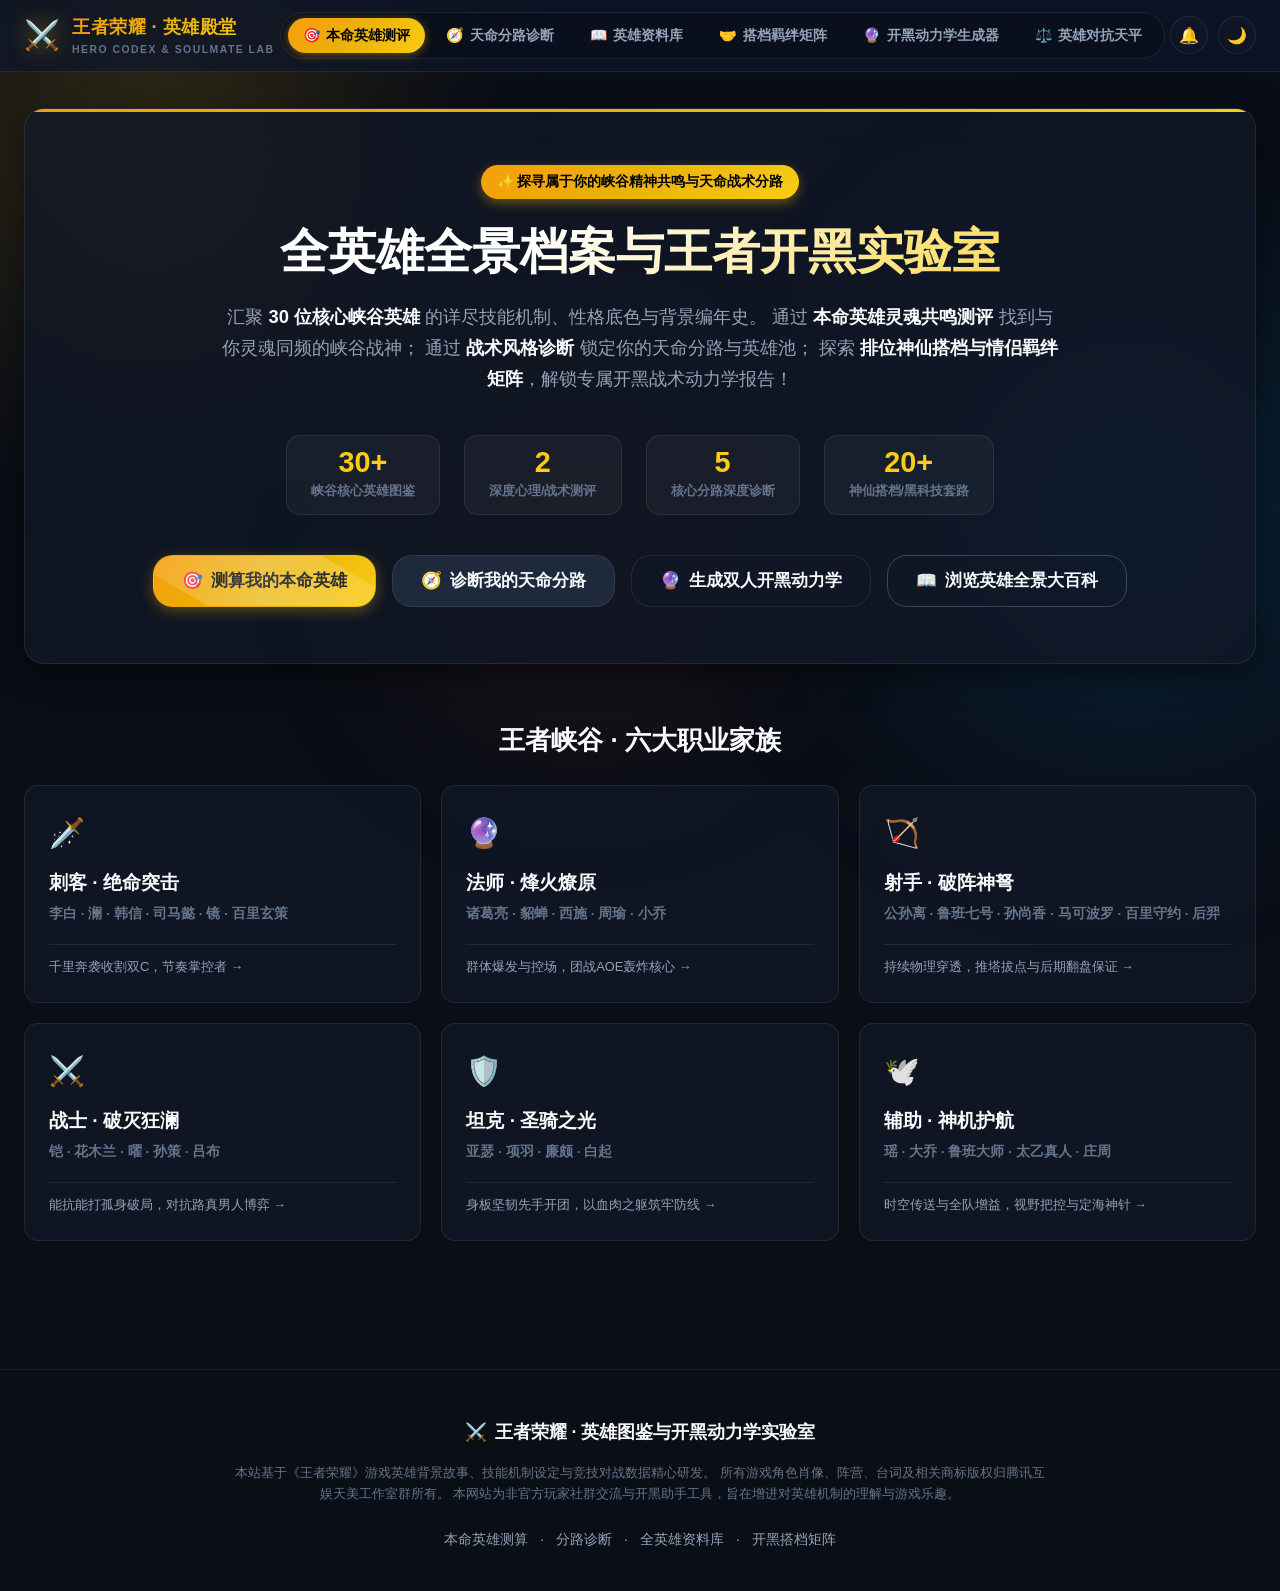
<file: index.html>
<!DOCTYPE html>
<html lang="zh-CN">
<head>
  <meta charset="UTF-8">
  <meta name="viewport" content="width=device-width, initial-scale=1.0">
  <title>王者荣耀 · 英雄殿堂与本命英雄动力学实验室</title>
  <meta name="description" content="全英雄分类检索、技能背景全景档案、本命英雄性格灵魂共鸣测评、天命战术分路诊断、排位经典搭档羁绊与开黑动力学生成器。">
  <link rel="stylesheet" href="style.css">
  <link rel="icon" href="data:image/svg+xml,<svg xmlns='http://www.w3.org/2000/svg' viewBox='0 0 100 100'><text y='.9em' font-size='90'>⚔️</text></svg>">
</head>
<body class="theme-dark">
  <!-- 峡谷星河战火流动光斑 -->
  <div class="ambient-glow glow-1"></div>
  <div class="ambient-glow glow-2"></div>
  <div class="ambient-glow glow-3"></div>

  <!-- 顶部导航栏 -->
  <header class="navbar" id="topNavbar">
    <div class="nav-container">
      <div class="nav-brand" onclick="app.switchTab('home')">
        <span class="brand-logo">⚔️</span>
        <div class="brand-text">
          <span class="brand-title">王者荣耀 · 英雄殿堂</span>
          <span class="brand-subtitle">HERO CODEX & SOULMATE LAB</span>
        </div>
      </div>

      <nav class="nav-links">
        <button class="nav-btn active" data-tab="soulmate" onclick="app.switchTab('soulmate')">
          <span class="nav-icon">🎯</span> 本命英雄测评
        </button>
        <button class="nav-btn" data-tab="tactical" onclick="app.switchTab('tactical')">
          <span class="nav-icon">🧭</span> 天命分路诊断
        </button>
        <button class="nav-btn" data-tab="codex" onclick="app.switchTab('codex')">
          <span class="nav-icon">📖</span> 英雄资料库
        </button>
        <button class="nav-btn" data-tab="synergy" onclick="app.switchTab('synergy')">
          <span class="nav-icon">🤝</span> 搭档羁绊矩阵
        </button>
        <button class="nav-btn" data-tab="generator" onclick="app.switchTab('generator')">
          <span class="nav-icon">🔮</span> 开黑动力学生成器
        </button>
        <button class="nav-btn" data-tab="comparator" onclick="app.switchTab('comparator')">
          <span class="nav-icon">⚖️</span> 英雄对抗天平
        </button>
      </nav>

      <div class="nav-actions">
        <!-- 用户已测出的本命英雄徽章快捷查看 -->
        <button class="user-hero-badge hidden" id="userHeroBadge" onclick="app.showSavedSoulmate()" title="查看您的本命英雄报告">
          <span class="badge-dot"></span>
          <span class="badge-text" id="userHeroText">李白</span>
        </button>

        <!-- 音效开关 -->
        <button class="icon-btn" id="soundToggleBtn" onclick="app.toggleSound()" title="开启/关闭操作音效">
          <span id="soundIcon">🔔</span>
        </button>

        <!-- 亮暗模式切换 -->
        <button class="icon-btn" id="themeToggleBtn" onclick="app.toggleTheme()" title="切换明亮/暗黑主题">
          <span id="themeIcon">🌙</span>
        </button>
      </div>
    </div>
  </header>

  <!-- 页面主体容器 -->
  <main class="main-content">

    <!-- ==================== HOME / HERO 模块 ==================== -->
    <section class="section-container active" id="sec-home">
      <div class="hero-card">
        <div class="hero-badge">✨ 探寻属于你的峡谷精神共鸣与天命战术分路</div>
        <h1 class="hero-title">
          全英雄全景档案与王者开黑实验室
        </h1>
        <p class="hero-desc">
          汇聚 <strong>30 位核心峡谷英雄</strong> 的详尽技能机制、性格底色与背景编年史。
          通过 <strong>本命英雄灵魂共鸣测评</strong> 找到与你灵魂同频的峡谷战神；
          通过 <strong>战术风格诊断</strong> 锁定你的天命分路与英雄池；
          探索 <strong>排位神仙搭档与情侣羁绊矩阵</strong>，解锁专属开黑战术动力学报告！
        </p>

        <div class="hero-stats">
          <div class="stat-pill">
            <span class="stat-num">30+</span>
            <span class="stat-label">峡谷核心英雄图鉴</span>
          </div>
          <div class="stat-pill">
            <span class="stat-num">2</span>
            <span class="stat-label">深度心理/战术测评</span>
          </div>
          <div class="stat-pill">
            <span class="stat-num">5</span>
            <span class="stat-label">核心分路深度诊断</span>
          </div>
          <div class="stat-pill">
            <span class="stat-num">20+</span>
            <span class="stat-label">神仙搭档/黑科技套路</span>
          </div>
        </div>

        <div class="hero-cta-group">
          <button class="btn btn-primary btn-large glow-btn" onclick="app.switchTab('soulmate')">
            <span class="btn-icon">🎯</span> 测算我的本命英雄
          </button>
          <button class="btn btn-secondary btn-large" onclick="app.switchTab('tactical')">
            <span class="btn-icon">🧭</span> 诊断我的天命分路
          </button>
          <button class="btn btn-glass btn-large" onclick="app.switchTab('generator')">
            <span class="btn-icon">🔮</span> 生成双人开黑动力学
          </button>
          <button class="btn btn-outline btn-large" onclick="app.switchTab('codex')">
            <span class="btn-icon">📖</span> 浏览英雄全景大百科
          </button>
        </div>
      </div>

      <!-- 六大职业家族快速总览 -->
      <div class="roles-overview">
        <h2 class="sub-heading">王者峡谷 · 六大职业家族</h2>
        <div class="roles-grid">
          <div class="role-card role-assassin" onclick="app.filterCodex('assassin', 'ALL')">
            <div class="role-icon">🗡️</div>
            <h3>刺客 · 绝命突击</h3>
            <p>李白 · 澜 · 韩信 · 司马懿 · 镜 · 百里玄策</p>
            <div class="role-footer">千里奔袭收割双C，节奏掌控者 →</div>
          </div>

          <div class="role-card role-mage" onclick="app.filterCodex('mage', 'ALL')">
            <div class="role-icon">🔮</div>
            <h3>法师 · 烽火燎原</h3>
            <p>诸葛亮 · 貂蝉 · 西施 · 周瑜 · 小乔</p>
            <div class="role-footer">群体爆发与控场，团战AOE轰炸核心 →</div>
          </div>

          <div class="role-card role-marksman" onclick="app.filterCodex('marksman', 'ALL')">
            <div class="role-icon">🏹</div>
            <h3>射手 · 破阵神弩</h3>
            <p>公孙离 · 鲁班七号 · 孙尚香 · 马可波罗 · 百里守约 · 后羿</p>
            <div class="role-footer">持续物理穿透，推塔拔点与后期翻盘保证 →</div>
          </div>

          <div class="role-card role-fighter" onclick="app.filterCodex('fighter', 'ALL')">
            <div class="role-icon">⚔️</div>
            <h3>战士 · 破灭狂澜</h3>
            <p>铠 · 花木兰 · 曜 · 孙策 · 吕布</p>
            <div class="role-footer">能抗能打孤身破局，对抗路真男人博弈 →</div>
          </div>

          <div class="role-card role-tank" onclick="app.filterCodex('tank', 'ALL')">
            <div class="role-icon">🛡️</div>
            <h3>坦克 · 圣骑之光</h3>
            <p>亚瑟 · 项羽 · 廉颇 · 白起</p>
            <div class="role-footer">身板坚韧先手开团，以血肉之躯筑牢防线 →</div>
          </div>

          <div class="role-card role-support" onclick="app.filterCodex('support', 'ALL')">
            <div class="role-icon">🕊️</div>
            <h3>辅助 · 神机护航</h3>
            <p>瑶 · 大乔 · 鲁班大师 · 太乙真人 · 庄周</p>
            <div class="role-footer">时空传送与全队增益，视野把控与定海神针 →</div>
          </div>
        </div>
      </div>
    </section>

    <!-- ==================== 1. 本命英雄灵魂共鸣测评 ==================== -->
    <section class="section-container" id="sec-soulmate">
      <div class="test-intro-box" id="soulmateIntroBox">
        <div class="section-header">
          <span class="section-kicker">SOULMATE HERO DIAGNOSTIC</span>
          <h2 class="section-title">测算你的峡谷本命英雄</h2>
          <p class="section-subtitle">
            每一位英雄的台词与战意背后，都藏着一种看待世界的人生态度。深入你的处事哲学、危机反应与精神追求，精准锁定与你灵魂同频的本命战神！
          </p>
        </div>

        <div class="soulmate-hero-card-featured">
          <div class="feature-icon">🎯</div>
          <h3>本命英雄灵魂共鸣推演测评</h3>
          <div class="mode-meta">
            <span>⏱️ 约 3-5 分钟</span>
            <span>📝 深度性格价值观测试</span>
            <span>🔮 智能匹配度算法</span>
          </div>
          <p>
            通过面对规矩的态度、绝境逆境抉择、人际模式、恩怨断舍与爱情执念，全景推导你与哪位英雄的精神底色最契合。
          </p>
          <button class="btn btn-primary btn-large glow-btn" onclick="app.startSoulmateTest()">
            🚀 立即开始本命英雄测算
          </button>
        </div>

        <!-- 历史测评记录提示 -->
        <div class="prev-result-alert hidden" id="prevSoulmateAlert">
          <span>💡 检测到您此前测出的本命英雄为：</span>
          <strong id="prevSoulmateHeroName">李白</strong>
          <button class="btn btn-xs btn-outline" onclick="app.showSavedSoulmate()">查看历史本命神殿报告</button>
        </div>
      </div>

      <!-- 答题容器 -->
      <div class="test-runner-box hidden" id="soulmateRunnerBox">
        <div class="test-top-bar">
          <div class="test-meta-info">
            <span class="test-mode-tag">本命英雄深度推演</span>
            <span class="test-progress-counter" id="smProgressCounter">第 1 / 6 题</span>
          </div>
          <div class="test-dimension-indicator">
            <span class="dim-badge" id="smDimBadge">核心性格与价值观</span>
          </div>
          <div class="test-actions">
            <button class="btn btn-xs btn-ghost" onclick="app.confirmResetSoulmate()">🔄 放弃重选</button>
          </div>
        </div>

        <div class="progress-bar-wrap">
          <div class="progress-bar-fill" id="smProgressBarFill" style="width: 16%;"></div>
        </div>

        <div class="question-card" id="smQuestionCard">
          <div class="q-scenario-tag" id="smScenarioTag">[ 处世哲学探针 ]</div>
          <h3 class="q-title" id="smTitle">面对世俗规矩与自我追求的分歧</h3>
          <p class="q-desc" id="smDesc">
            面对世俗既定已久的陈规旧习与教条时，你内心的真实声音更倾向于哪一种？
          </p>

          <div class="sm-options-list" id="smOptionsList">
            <!-- 动态生成 4 项选项 -->
          </div>
        </div>

        <div class="q-nav-buttons">
          <button class="btn btn-outline" id="smPrevBtn" onclick="app.prevSoulmateQ()">← 上一题</button>
          <button class="btn btn-primary" id="smNextBtn" onclick="app.nextSoulmateQ()">下一题 →</button>
        </div>
      </div>

      <!-- 测评结果报告看板 -->
      <div class="test-result-box hidden" id="soulmateResultBox">
        <!-- 动态生成本命英雄结果报告 -->
      </div>
    </section>

    <!-- ==================== 2. 天命分路与战术打法诊断 ==================== -->
    <section class="section-container" id="sec-tactical">
      <div class="test-intro-box" id="tacticalIntroBox">
        <div class="section-header">
          <span class="section-kicker">LANE & TACTICAL PLAYSTYLE</span>
          <h2 class="section-title">诊断你在游戏中适合玩哪个英雄与分路</h2>
          <p class="section-subtitle">
            上分遇瓶颈？或许你一直在玩不适合你的位置！基于微操手速、大局意识、风险偏好与团队协同，诊断你的天命分路与首选英雄池。
          </p>
        </div>

        <div class="soulmate-hero-card-featured" style="border-color: #3b82f6;">
          <div class="feature-icon">🧭</div>
          <h3>战术风格与天命分路诊断测验</h3>
          <div class="mode-meta">
            <span>⏱️ 约 2-4 分钟</span>
            <span>📝 游戏战术实战博弈题</span>
            <span>📊 输出六维战术雷达与英雄池</span>
          </div>
          <p>
            对抗路单挑单带、打野全图抓人控龙、中路法核AOE支援、发育路后期翻盘射手、还是游走指挥定海神针？答案尽在此处！
          </p>
          <button class="btn btn-primary btn-large glow-btn" style="background: linear-gradient(135deg, #2563eb, #06b6d4);" onclick="app.startTacticalTest()">
            🚀 开启战术分路诊断
          </button>
        </div>
      </div>

      <!-- 战术答题界面 -->
      <div class="test-runner-box hidden" id="tacticalRunnerBox">
        <div class="test-top-bar">
          <div class="test-meta-info">
            <span class="test-mode-tag">战术与分路诊断</span>
            <span class="test-progress-counter" id="tacProgressCounter">第 1 / 4 题</span>
          </div>
          <div class="test-dimension-indicator">
            <span class="dim-badge" id="tacDimBadge">峡谷战术本能博弈</span>
          </div>
          <div class="test-actions">
            <button class="btn btn-xs btn-ghost" onclick="app.confirmResetTactical()">🔄 重新开始</button>
          </div>
        </div>

        <div class="progress-bar-wrap">
          <div class="progress-bar-fill" id="tacProgressBarFill" style="width: 25%;"></div>
        </div>

        <div class="question-card" id="tacQuestionCard">
          <div class="q-scenario-tag" id="tacScenarioTag">[ 开局节奏决策 ]</div>
          <h3 class="q-title" id="tacTitle">开局一分钟，你习惯如何规划节奏？</h3>
          <p class="q-desc" id="tacDesc">刚进入王者峡谷时，你的注意力与第一指令通常是什么？</p>

          <div class="sm-options-list" id="tacOptionsList">
            <!-- 动态生成战术选项 -->
          </div>
        </div>

        <div class="q-nav-buttons">
          <button class="btn btn-outline" id="tacPrevBtn" onclick="app.prevTacticalQ()">← 上一题</button>
          <button class="btn btn-primary" id="tacNextBtn" onclick="app.nextTacticalQ()">下一题 →</button>
        </div>
      </div>

      <!-- 战术结果展示 -->
      <div class="test-result-box hidden" id="tacticalResultBox">
        <!-- 动态生成天命分路诊断报告 -->
      </div>
    </section>

    <!-- ==================== 3. 英雄全景资料库 ==================== -->
    <section class="section-container" id="sec-codex">
      <div class="section-header">
        <span class="section-kicker">HERO CODEX & SKILL ARCHIVE</span>
        <h2 class="section-title">全英雄全景档案资料库</h2>
        <p class="section-subtitle">
          收录30位超人气核心英雄的简单技能拆解、人物背景故事、铭文出装策略、克制关系及对线打法诀窍。
        </p>
      </div>

      <!-- 过滤与分类搜索工具栏 -->
      <div class="codex-toolbar">
        <div class="filter-group">
          <label class="filter-label">职业分类：</label>
          <div class="pills-row" id="rolePills">
            <button class="filter-pill active" data-role="ALL" onclick="app.setRoleFilter('ALL')">全部职业</button>
            <button class="filter-pill" data-role="assassin" onclick="app.setRoleFilter('assassin')">🗡️ 刺客</button>
            <button class="filter-pill" data-role="mage" onclick="app.setRoleFilter('mage')">🔮 法师</button>
            <button class="filter-pill" data-role="marksman" onclick="app.setRoleFilter('marksman')">🏹 射手</button>
            <button class="filter-pill" data-role="fighter" onclick="app.setRoleFilter('fighter')">⚔️ 战士</button>
            <button class="filter-pill" data-role="tank" onclick="app.setRoleFilter('tank')">🛡️ 坦克</button>
            <button class="filter-pill" data-role="support" onclick="app.setRoleFilter('support')">🕊️ 辅助</button>
          </div>
        </div>

        <div class="filter-group">
          <label class="filter-label">主战分路：</label>
          <div class="pills-row" id="lanePills">
            <button class="filter-pill active" data-lane="ALL" onclick="app.setLaneFilter('ALL')">全部分路</button>
            <button class="filter-pill" data-lane="clash" onclick="app.setLaneFilter('clash')">⛰️ 对抗路</button>
            <button class="filter-pill" data-lane="jungle" onclick="app.setLaneFilter('jungle')">🌲 打野</button>
            <button class="filter-pill" data-lane="mid" onclick="app.setLaneFilter('mid')">⚡ 中路</button>
            <button class="filter-pill" data-lane="farm" onclick="app.setLaneFilter('farm')">💰 发育路</button>
            <button class="filter-pill" data-lane="roam" onclick="app.setLaneFilter('roam')">🧭 游走</button>
          </div>
        </div>

        <div class="search-input-wrap">
          <span class="search-icon">🔍</span>
          <input type="text" id="heroSearchInput" placeholder="搜索英雄名字 (如 李白)、称号 (剑仙) 或技能关键词..." oninput="app.searchHero(this.value)">
          <button class="clear-search-btn hidden" id="clearSearchBtn" onclick="app.clearHeroSearch()">✕</button>
        </div>
      </div>

      <!-- 英雄卡片展示网格 -->
      <div class="heroes-grid" id="heroesGrid">
        <!-- 动态渲染 30 位英雄卡片 -->
      </div>
    </section>

    <!-- ==================== 4. 搭档羁绊大矩阵 ==================== -->
    <section class="section-container" id="sec-synergy">
      <div class="section-header">
        <span class="section-kicker">HERO SYNERGY & DUO CODEX</span>
        <h2 class="section-title">经典搭档关系图谱与羁绊大矩阵</h2>
        <p class="section-subtitle">
          官方情侣 CP、战术上分组合（真香组合、森马流、父子流、乔夫组合、风火燎原、绝代双雄）全景收录！
        </p>
      </div>

      <!-- 分类图例与过滤 -->
      <div class="synergy-category-pills">
        <button class="filter-pill active" data-cat="ALL" onclick="app.filterSynergy('ALL')">全部搭档关系</button>
        <button class="filter-pill" data-cat="ranked_gold" onclick="app.filterSynergy('ranked_gold')">🏆 排位T0上分神套路</button>
        <button class="filter-pill" data-cat="couple_roam" onclick="app.filterSynergy('couple_roam')">💘 峡谷高甜情侣连体</button>
        <button class="filter-pill" data-cat="couple_lore" onclick="app.filterSynergy('couple_lore')">📜 经典宿命情侣羁绊</button>
        <button class="filter-pill" data-cat="rival" onclick="app.filterSynergy('rival')">⚔️ 亦敌亦友宿命双雄</button>
      </div>

      <!-- 搭档展示大网格 -->
      <div class="synergy-cards-grid" id="synergyCardsGrid">
        <!-- 动态渲染经典组合 -->
      </div>
    </section>

    <!-- ==================== 5. 排位开黑动力学生成器 ==================== -->
    <section class="section-container" id="sec-generator">
      <div class="section-header">
        <span class="section-kicker">DUO DYNAMICS GENERATOR</span>
        <h2 class="section-title">专属排位开黑战术动力学生成器</h2>
        <p class="section-subtitle">
          自由选择任意两位英雄与排位场景，即刻生成专属深度战斗协同报告、技能配合连招与避坑克制死穴！
        </p>
      </div>

      <!-- 组合配置工作台 -->
      <div class="generator-workbench">
        <div class="pair-selector-row">
          <!-- 英雄 1 (一号位) -->
          <div class="selector-card person-a-card">
            <div class="selector-header">
              <span class="person-tag">先手选择英雄 (Hero 1)</span>
              <button class="btn btn-xs btn-outline" onclick="app.importMyHeroTo1()" title="填入我的本命英雄">
                导入我的本命英雄
              </button>
            </div>
            <div class="mbti-picker">
              <select id="selectHero1" onchange="app.onHero1Change(this.value)">
                <!-- 英雄选项 -->
              </select>
            </div>
            <div class="person-preview" id="previewHero1">
              <!-- 英雄预览 -->
            </div>
          </div>

          <!-- 中间连接器与场景定义 -->
          <div class="relation-hub-card">
            <div class="hub-icon-wrap">
              <span class="hub-symbol">⚡</span>
            </div>

            <div class="scenario-selector-wrap">
              <label class="scenario-label">开黑战术场景定义：</label>
              <div class="scenario-buttons-grid" id="scenarioButtons">
                <button class="scenario-btn active" data-scen="ranked" onclick="app.setGameScenario('ranked')">
                  <span class="s-icon">🏆</span>
                  <span class="s-name">巅峰排位上分</span>
                </button>
                <button class="scenario-btn" data-scen="couple" onclick="app.setGameScenario('couple')">
                  <span class="s-icon">💘</span>
                  <span class="s-name">情侣甜蜜连体</span>
                </button>
                <button class="scenario-btn" data-scen="jungle_roam" onclick="app.setGameScenario('jungle_roam')">
                  <span class="s-icon">🌲</span>
                  <span class="s-name">绝活野辅联动</span>
                </button>
                <button class="scenario-btn" data-scen="protect_core" onclick="app.setGameScenario('protect_core')">
                  <span class="s-icon">🛡️</span>
                  <span class="s-name">稳健保核推塔</span>
                </button>
                <button class="scenario-btn" data-scen="trolling" onclick="app.setGameScenario('trolling')">
                  <span class="s-icon">🎪</span>
                  <span class="s-name">娱乐搞事黑科技</span>
                </button>
              </div>
            </div>

            <div class="hub-actions">
              <button class="btn btn-primary btn-block glow-btn" onclick="app.generateHeroDuoReport()">
                ✨ 生成深度战术开黑报告
              </button>
              <button class="btn btn-ghost btn-sm" onclick="app.randomHeroPair()">
                🎲 随机翻牌一对神仙搭档
              </button>
            </div>
          </div>

          <!-- 英雄 2 (二号位) -->
          <div class="selector-card person-b-card">
            <div class="selector-header">
              <span class="person-tag">搭档英雄 (Hero 2)</span>
              <button class="btn btn-xs btn-outline" onclick="app.pickGoldenPartnerForHero1()" title="自动推荐官方绝配搭档">
                匹配天选搭档
              </button>
            </div>
            <div class="mbti-picker">
              <select id="selectHero2" onchange="app.onHero2Change(this.value)">
                <!-- 英雄选项 -->
              </select>
            </div>
            <div class="person-preview" id="previewHero2">
              <!-- 英雄预览 -->
            </div>
          </div>
        </div>

        <!-- 经典组合快捷传送门 -->
        <div class="classic-presets-bar">
          <span class="preset-label">🔥 经典开黑搭档速查直达：</span>
          <div class="preset-chips">
            <button class="preset-chip" onclick="app.quickDuoPreset('sunshangxiang', 'taiyizhenren')">真香组合 (孙尚香+太乙)</button>
            <button class="preset-chip" onclick="app.quickDuoPreset('marcopolo', 'yaodeer')">森马组合 (马可+瑶)</button>
            <button class="preset-chip" onclick="app.quickDuoPreset('luban7', 'lubandashi')">父子护航 (小鲁班+大师)</button>
            <button class="preset-chip" onclick="app.quickDuoPreset('sunce', 'daqiao')">海潮飞车 (孙策+大乔)</button>
            <button class="preset-chip" onclick="app.quickDuoPreset('zhugeliang', 'simayi')">绝代双雄 (诸葛亮+司马懿)</button>
            <button class="preset-chip" onclick="app.quickDuoPreset('lan', 'yaodeer')">鲨鱼鹿灵 (澜+瑶)</button>
            <button class="preset-chip" onclick="app.quickDuoPreset('lubu', 'diaochan')">魔神与莲华 (吕布+貂蝉)</button>
          </div>
        </div>
      </div>

      <!-- 动态战术报告输出 -->
      <div class="dynamic-report-container" id="heroDuoReportContainer">
        <!-- 动态生成报告 -->
      </div>
    </section>

    <!-- ==================== 6. 英雄对抗天平 (Hero VS) ==================== -->
    <section class="section-container" id="sec-comparator">
      <div class="section-header">
        <span class="section-kicker">HERO COUNTER & VS ARENA</span>
        <h2 class="section-title">英雄克制与对决天平</h2>
        <p class="section-subtitle">
          将任意两位英雄放在天平两端，对比技能机制、爆发周期、克制弱点与胜负分水岭！
        </p>
      </div>

      <div class="comparator-controls">
        <div class="compare-selector">
          <label>红方英雄 (Red Side)：</label>
          <select id="vsSelect1" onchange="app.renderHeroComparison()">
            <!-- 英雄选项 -->
          </select>
        </div>
        <div class="compare-vs">⚔️ VS ⚔️</div>
        <div class="compare-selector">
          <label>蓝方英雄 (Blue Side)：</label>
          <select id="vsSelect2" onchange="app.renderHeroComparison()">
            <!-- 英雄选项 -->
          </select>
        </div>
      </div>

      <div class="comparison-table-wrap" id="vsTableWrap">
        <!-- 动态生成对决天平 -->
      </div>
    </section>

  </main>

  <!-- ==================== 全局弹窗 / 模态框 ==================== -->

  <!-- 英雄深度档案模态框 -->
  <div class="modal-backdrop hidden" id="heroModalBackdrop" onclick="app.closeHeroModal(event)">
    <div class="hero-modal" id="heroModal" onclick="event.stopPropagation()">
      <button class="modal-close-btn" onclick="app.closeHeroModal()">✕</button>
      <div class="hero-modal-body" id="heroModalBody">
        <!-- 动态注入英雄详尽资料 -->
      </div>
    </div>
  </div>

  <!-- 分享长图导出弹窗 -->
  <div class="modal-backdrop hidden" id="shareCardModalBackdrop" onclick="app.closeShareModal(event)">
    <div class="share-card-modal" onclick="event.stopPropagation()">
      <button class="modal-close-btn" onclick="app.closeShareModal()">✕</button>
      <div class="share-modal-header">
        <h3>🖼️ 您的王者荣耀专属本命英雄认证卡</h3>
        <p>长按或右键直接保存图片，也可一键复制文本分享到开黑群！</p>
      </div>
      <div class="canvas-preview-wrap">
        <canvas id="shareCanvas" width="800" height="1100"></canvas>
      </div>
      <div class="share-modal-actions">
        <button class="btn btn-primary" onclick="app.downloadShareCard()">
          💾 下载高清长图
        </button>
        <button class="btn btn-outline" onclick="app.copyReportText()">
          📋 复制认证文本
        </button>
      </div>
    </div>
  </div>

  <!-- 全局 Toast 提示 -->
  <div class="toast-notification" id="toastNotification">
    <span id="toastMessage">已成功记录</span>
  </div>

  <!-- 页脚 Footer -->
  <footer class="app-footer">
    <div class="footer-content">
      <div class="footer-brand">
        <span class="footer-logo">⚔️</span>
        <span>王者荣耀 · 英雄图鉴与开黑动力学实验室</span>
      </div>
      <p class="footer-disclaimer">
        本站基于《王者荣耀》游戏英雄背景故事、技能机制设定与竞技对战数据精心研发。
        所有游戏角色肖像、阵营、台词及相关商标版权归腾讯互娱天美工作室群所有。
        本网站为非官方玩家社群交流与开黑助手工具，旨在增进对英雄机制的理解与游戏乐趣。
      </p>
      <div class="footer-links">
        <a href="#sec-soulmate" onclick="app.switchTab('soulmate')">本命英雄测算</a>
        <span>·</span>
        <a href="#sec-tactical" onclick="app.switchTab('tactical')">分路诊断</a>
        <span>·</span>
        <a href="#sec-codex" onclick="app.switchTab('codex')">全英雄资料库</a>
        <span>·</span>
        <a href="#sec-synergy" onclick="app.switchTab('synergy')">开黑搭档矩阵</a>
      </div>
    </div>
  </footer>

  <!-- 核心数据与业务脚本 -->
  <script src="data.js"></script>
  <script src="app.js"></script>
</body>
</html>
</file>
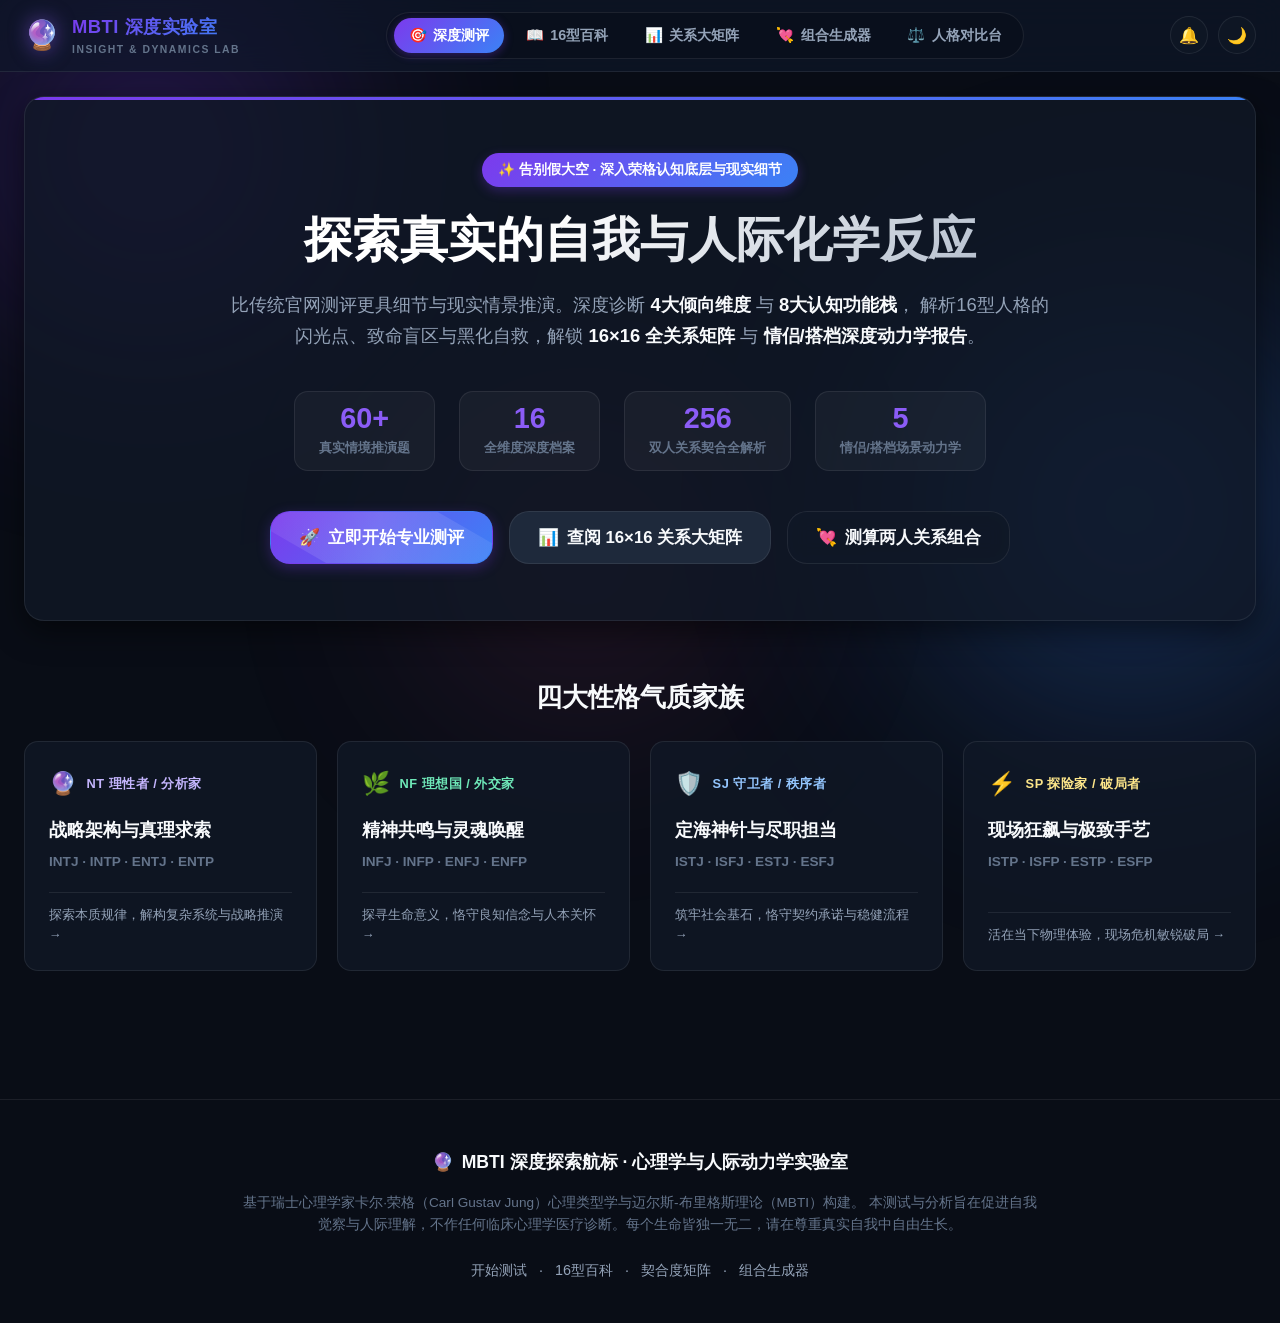
<file: legacy-mbti-universe/index.html>
<!DOCTYPE html>
<html lang="zh-CN">
<head>
  <meta charset="UTF-8">
  <meta name="viewport" content="width=device-width, initial-scale=1.0">
  <title>MBTI 深度探索航标 · 专业情景测评与关系动力学实验室</title>
  <meta name="description" content="比官网更细节、更真实的MBTI情景诊断与全关系动力学矩阵。包含60题深度情景测评、16型人格全景百科、16×16契合度关系大表、情侣/职场搭档专属报告生成器。">
  <link rel="stylesheet" href="style.css">
  <link rel="icon" href="data:image/svg+xml,<svg xmlns='http://www.w3.org/2000/svg' viewBox='0 0 100 100'><text y='.9em' font-size='90'>🧠</text></svg>">
</head>
<body class="theme-dark">
  <!-- 顶部星空背景流动光晕 -->
  <div class="ambient-glow glow-1"></div>
  <div class="ambient-glow glow-2"></div>
  <div class="ambient-glow glow-3"></div>

  <!-- 顶部导航栏 -->
  <header class="navbar" id="topNavbar">
    <div class="nav-container">
      <div class="nav-brand" onclick="app.switchTab('home')">
        <span class="brand-logo">🔮</span>
        <div class="brand-text">
          <span class="brand-title">MBTI 深度实验室</span>
          <span class="brand-subtitle">INSIGHT & DYNAMICS LAB</span>
        </div>
      </div>

      <nav class="nav-links">
        <button class="nav-btn active" data-tab="test" onclick="app.switchTab('test')">
          <span class="nav-icon">🎯</span> 深度测评
        </button>
        <button class="nav-btn" data-tab="encyclopedia" onclick="app.switchTab('encyclopedia')">
          <span class="nav-icon">📖</span> 16型百科
        </button>
        <button class="nav-btn" data-tab="matrix" onclick="app.switchTab('matrix')">
          <span class="nav-icon">📊</span> 关系大矩阵
        </button>
        <button class="nav-btn" data-tab="generator" onclick="app.switchTab('generator')">
          <span class="nav-icon">💘</span> 组合生成器
        </button>
        <button class="nav-btn" data-tab="comparator" onclick="app.switchTab('comparator')">
          <span class="nav-icon">⚖️</span> 人格对比台
        </button>
      </nav>

      <div class="nav-actions">
        <!-- 用户已测出的MBTI徽章快捷查看 -->
        <button class="user-mbti-badge hidden" id="userMbtiBadge" onclick="app.showSavedResult()" title="点击查看您的测评报告">
          <span class="badge-dot"></span>
          <span class="badge-text" id="userMbtiText">INTJ</span>
        </button>

        <!-- 音效开关 -->
        <button class="icon-btn" id="soundToggleBtn" onclick="app.toggleSound()" title="开启/关闭操作音效">
          <span id="soundIcon">🔔</span>
        </button>

        <!-- 亮暗模式切换 -->
        <button class="icon-btn" id="themeToggleBtn" onclick="app.toggleTheme()" title="切换明亮/暗黑主题">
          <span id="themeIcon">🌙</span>
        </button>
      </div>
    </div>
  </header>

  <!-- 页面主体容器 -->
  <main class="main-content">
    
    <!-- ==================== HOME / HERO 模块 ==================== -->
    <section class="section-container active" id="sec-home">
      <div class="hero-card">
        <div class="hero-badge">✨ 告别假大空 · 深入荣格认知底层与现实细节</div>
        <h1 class="hero-title">
          探索真实的自我与人际化学反应
        </h1>
        <p class="hero-desc">
          比传统官网测评更具细节与现实情景推演。深度诊断 <strong>4大倾向维度</strong> 与 <strong>8大认知功能栈</strong>，
          解析16型人格的闪光点、致命盲区与黑化自救，解锁 <strong>16×16 全关系矩阵</strong> 与 <strong>情侣/搭档深度动力学报告</strong>。
        </p>

        <div class="hero-stats">
          <div class="stat-pill">
            <span class="stat-num">60+</span>
            <span class="stat-label">真实情境推演题</span>
          </div>
          <div class="stat-pill">
            <span class="stat-num">16</span>
            <span class="stat-label">全维度深度档案</span>
          </div>
          <div class="stat-pill">
            <span class="stat-num">256</span>
            <span class="stat-label">双人关系契合全解析</span>
          </div>
          <div class="stat-pill">
            <span class="stat-num">5</span>
            <span class="stat-label">情侣/搭档场景动力学</span>
          </div>
        </div>

        <div class="hero-cta-group">
          <button class="btn btn-primary btn-large glow-btn" onclick="app.switchTab('test')">
            <span class="btn-icon">🚀</span> 立即开始专业测评
          </button>
          <button class="btn btn-secondary btn-large" onclick="app.switchTab('matrix')">
            <span class="btn-icon">📊</span> 查阅 16×16 关系大矩阵
          </button>
          <button class="btn btn-glass btn-large" onclick="app.switchTab('generator')">
            <span class="btn-icon">💘</span> 测算两人关系组合
          </button>
        </div>
      </div>

      <!-- 四天气质分类快速总览 -->
      <div class="temperament-overview">
        <h2 class="sub-heading">四大性格气质家族</h2>
        <div class="temperament-grid">
          <div class="temp-card nt-card" onclick="app.filterEncyclopedia('NT')">
            <div class="temp-header">
              <span class="temp-icon">🔮</span>
              <span class="temp-tag">NT 理性者 / 分析家</span>
            </div>
            <h3>战略架构与真理求索</h3>
            <p>INTJ · INTP · ENTJ · ENTP</p>
            <div class="temp-footer">探索本质规律，解构复杂系统与战略推演 →</div>
          </div>

          <div class="temp-card nf-card" onclick="app.filterEncyclopedia('NF')">
            <div class="temp-header">
              <span class="temp-icon">🌿</span>
              <span class="temp-tag">NF 理想国 / 外交家</span>
            </div>
            <h3>精神共鸣与灵魂唤醒</h3>
            <p>INFJ · INFP · ENFJ · ENFP</p>
            <div class="temp-footer">探寻生命意义，恪守良知信念与人本关怀 →</div>
          </div>

          <div class="temp-card sj-card" onclick="app.filterEncyclopedia('SJ')">
            <div class="temp-header">
              <span class="temp-icon">🛡️</span>
              <span class="temp-tag">SJ 守卫者 / 秩序者</span>
            </div>
            <h3>定海神针与尽职担当</h3>
            <p>ISTJ · ISFJ · ESTJ · ESFJ</p>
            <div class="temp-footer">筑牢社会基石，恪守契约承诺与稳健流程 →</div>
          </div>

          <div class="temp-card sp-card" onclick="app.filterEncyclopedia('SP')">
            <div class="temp-header">
              <span class="temp-icon">⚡</span>
              <span class="temp-tag">SP 探险家 / 破局者</span>
            </div>
            <h3>现场狂飙与极致手艺</h3>
            <p>ISTP · ISFP · ESTP · ESFP</p>
            <div class="temp-footer">活在当下物理体验，现场危机敏锐破局 →</div>
          </div>
        </div>
      </div>
    </section>

    <!-- ==================== 1. 深度测评模块 ==================== -->
    <section class="section-container" id="sec-test">
      <!-- 测评前：模式选择器 -->
      <div class="test-intro-box" id="testIntroBox">
        <div class="section-header">
          <span class="section-kicker">ASSESSMENT ENGINE</span>
          <h2 class="section-title">选择适合您的测评模式</h2>
          <p class="section-subtitle">
            摒弃模棱两可的抽象套话，我们基于职场决策、压力情境、人际摩擦等具体现实推演，帮您精准锁定真实的人格底色。
          </p>
        </div>

        <div class="test-modes-grid">
          <!-- 模式1：深度情景推演版 -->
          <div class="mode-card featured" onclick="app.startTest('detailed')">
            <div class="mode-badge">🌟 强烈推荐 · 最深入透彻</div>
            <div class="mode-icon">🎯</div>
            <h3 class="mode-title">深度情景推演版</h3>
            <div class="mode-meta">
              <span>⏱️ 约 8-12 分钟</span>
              <span>📝 60 道情景还原题</span>
            </div>
            <p class="mode-desc">
              深入职场重大分歧、旅行突发危机、情感深度需求、截止日高压等多维生活微场景，细致捕捉你的本能反应与思维链条。
            </p>
            <button class="btn btn-primary btn-block">开始深度推演测评</button>
          </div>

          <!-- 模式2：快速精准版 -->
          <div class="mode-card" onclick="app.startTest('fast')">
            <div class="mode-badge">⚡ 高效便捷 · 快速定位</div>
            <div class="mode-icon">🚀</div>
            <h3 class="mode-title">快速精准版</h3>
            <div class="mode-meta">
              <span>⏱️ 约 3-5 分钟</span>
              <span>📝 28 道核心区分题</span>
            </div>
            <p class="mode-desc">
              精选四维倾向中区分度最高的28道高灵敏探针题，适合时间有限但渴望快速了解自我倾向的伙伴。
            </p>
            <button class="btn btn-secondary btn-block">开启快速测验</button>
          </div>

          <!-- 模式3：荣格八维探索版 -->
          <div class="mode-card" onclick="app.startTest('cognitive')">
            <div class="mode-badge">🧠 进阶极客 · 认知八维</div>
            <div class="mode-icon">🧬</div>
            <h3 class="mode-title">荣格认知功能探索版</h3>
            <div class="mode-meta">
              <span>⏱️ 约 4-6 分钟</span>
              <span>📝 24 道八维功能探测</span>
            </div>
            <p class="mode-desc">
              专为MBTI爱好者设计，直接测算你的 Ni / Ne / Si / Se / Ti / Te / Fi / Fe 能量分布与强弱雷达图。
            </p>
            <button class="btn btn-glass btn-block">探索认知八维栈</button>
          </div>
        </div>

        <!-- 历史成绩提示 -->
        <div class="prev-result-alert hidden" id="prevResultAlert">
          <span>💡 检测到您本地已有已完成的测评记录：</span>
          <strong id="prevResultType">INTJ</strong>
          <button class="btn btn-xs btn-outline" onclick="app.loadSavedResultView()">查看历史诊断看板</button>
        </div>
      </div>

      <!-- 测评进行中：答题界面 -->
      <div class="test-runner-box hidden" id="testRunnerBox">
        <!-- 进度与控制栏 -->
        <div class="test-top-bar">
          <div class="test-meta-info">
            <span class="test-mode-tag" id="currentModeName">深度情景推演版</span>
            <span class="test-progress-counter" id="progressCounter">第 1 / 60 题</span>
          </div>

          <div class="test-dimension-indicator" id="dimIndicator">
            <span class="dim-badge" id="currentDimBadge">精力来源 E vs I</span>
          </div>

          <div class="test-actions">
            <button class="btn btn-xs btn-outline" onclick="app.toggleQuestionDrawer()" title="查看所有题目答题卡">
              📋 答题卡 (<span id="answeredCount">0</span>/<span id="totalQuestionsCount">60</span>)
            </button>
            <button class="btn btn-xs btn-ghost" onclick="app.confirmResetTest()" title="放弃进度并重置">
              🔄 重新选择
            </button>
          </div>
        </div>

        <!-- 进度条 -->
        <div class="progress-bar-wrap">
          <div class="progress-bar-fill" id="progressBarFill" style="width: 2%;"></div>
        </div>

        <!-- 题目主卡片 -->
        <div class="question-container">
          <div class="question-card" id="questionCard">
            <div class="q-scenario-tag" id="qScenarioTag">[人际长跑场景]</div>
            <h3 class="q-title" id="qTitle">一场持续了数小时的社交聚会后</h3>
            <p class="q-desc" id="qDesc">
              哪怕现场气氛非常融洽甚至你很受欢迎，散场回家关上门的瞬间，你依然会有一种能量被彻底抽空的感觉，急需独处一整晚甚至整个周末才能重新电量满格。
            </p>

            <!-- 7级量表选项 -->
            <div class="likert-scale-wrap">
              <div class="likert-labels">
                <span class="label-disagree">非常不符合</span>
                <span class="label-neutral">中立 / 视情况</span>
                <span class="label-agree">非常符合</span>
              </div>

              <div class="likert-options" id="likertOptions">
                <button class="likert-btn btn-neg-3" data-val="-3" onclick="app.selectAnswer(-3)">
                  <span class="likert-circle"></span>
                  <span class="likert-text">极不符合</span>
                </button>
                <button class="likert-btn btn-neg-2" data-val="-2" onclick="app.selectAnswer(-2)">
                  <span class="likert-circle"></span>
                  <span class="likert-text">较不符合</span>
                </button>
                <button class="likert-btn btn-neg-1" data-val="-1" onclick="app.selectAnswer(-1)">
                  <span class="likert-circle"></span>
                  <span class="likert-text">微不符合</span>
                </button>
                <button class="likert-btn btn-zero" data-val="0" onclick="app.selectAnswer(0)">
                  <span class="likert-circle"></span>
                  <span class="likert-text">中立/看情况</span>
                </button>
                <button class="likert-btn btn-pos-1" data-val="1" onclick="app.selectAnswer(1)">
                  <span class="likert-circle"></span>
                  <span class="likert-text">微符合</span>
                </button>
                <button class="likert-btn btn-pos-2" data-val="2" onclick="app.selectAnswer(2)">
                  <span class="likert-circle"></span>
                  <span class="likert-text">较符合</span>
                </button>
                <button class="likert-btn btn-pos-3" data-val="3" onclick="app.selectAnswer(3)">
                  <span class="likert-circle"></span>
                  <span class="likert-text">极符合</span>
                </button>
              </div>
            </div>
          </div>

          <!-- 翻页控制 -->
          <div class="q-nav-buttons">
            <button class="btn btn-outline" id="prevQuestionBtn" onclick="app.prevQuestion()">
              ← 上一题
            </button>
            <button class="btn btn-primary" id="nextQuestionBtn" onclick="app.nextQuestion()">
              下一题 →
            </button>
          </div>
        </div>

        <!-- 答题卡浮层 Drawer -->
        <div class="question-drawer hidden" id="questionDrawer">
          <div class="drawer-header">
            <h4>题目速览卡</h4>
            <button class="btn-close" onclick="app.toggleQuestionDrawer()">✕</button>
          </div>
          <div class="drawer-legend">
            <span><i class="legend-dot done"></i> 已回答</span>
            <span><i class="legend-dot un"></i> 未回答</span>
            <span><i class="legend-dot cur"></i> 当前题</span>
          </div>
          <div class="drawer-grid" id="drawerGrid">
            <!-- 动态生成按钮 -->
          </div>
        </div>
      </div>

      <!-- 测评结果报告看板 -->
      <div class="test-result-box hidden" id="testResultBox">
        <!-- 动态生成结果内容 -->
      </div>
    </section>

    <!-- ==================== 2. 16型人格全景百科 ==================== -->
    <section class="section-container" id="sec-encyclopedia">
      <div class="section-header">
        <span class="section-kicker">PERSONALITY COMPREHENSIVE ARCHIVE</span>
        <h2 class="section-title">16 型人格全景档案大百科</h2>
        <p class="section-subtitle">
          拒绝千篇一律的刻板标签。深入剖析每一种人格的认知功能底层、闪光优势、致命盲区、黑化高压反噬与搞钱成长秘籍。
        </p>
      </div>

      <!-- 过滤与搜索栏 -->
      <div class="filter-toolbar">
        <div class="temperament-filter-pills" id="temperamentFilterPills">
          <button class="filter-pill active" data-temp="ALL" onclick="app.filterProfiles('ALL')">全部 16 型</button>
          <button class="filter-pill nt-pill" data-temp="NT" onclick="app.filterProfiles('NT')">NT 理性者 (4)</button>
          <button class="filter-pill nf-pill" data-temp="NF" onclick="app.filterProfiles('NF')">NF 理想国 (4)</button>
          <button class="filter-pill sj-pill" data-temp="SJ" onclick="app.filterProfiles('SJ')">SJ 守卫者 (4)</button>
          <button class="filter-pill sp-pill" data-temp="SP" onclick="app.filterProfiles('SP')">SP 探险家 (4)</button>
        </div>

        <div class="search-input-wrap">
          <span class="search-icon">🔍</span>
          <input type="text" id="profileSearchInput" placeholder="输入代码 (如 INTJ)、名称 (建筑师) 或特质关键词..." oninput="app.searchProfiles(this.value)">
          <button class="clear-search-btn hidden" id="clearSearchBtn" onclick="app.clearProfileSearch()">✕</button>
        </div>
      </div>

      <!-- 16型人格卡片网格 -->
      <div class="profiles-grid" id="profilesGrid">
        <!-- 动态渲染 16 张大卡片 -->
      </div>
    </section>

    <!-- ==================== 3. 16×16 全关系契合大矩阵 ==================== -->
    <section class="section-container" id="sec-matrix">
      <div class="section-header">
        <span class="section-kicker">COMPATIBILITY MATRIX 16×16</span>
        <h2 class="section-title">16×16 MBTI 全关系契合度大矩阵</h2>
        <p class="section-subtitle">
          全网最详尽的 256 组人格关系全景交互表！无论是神仙眷侣、强强联手，还是相爱相杀修罗场，一览无余。
        </p>
      </div>

      <!-- 矩阵控制工具栏 -->
      <div class="matrix-toolbar">
        <!-- 视角切换 -->
        <div class="view-mode-tabs">
          <button class="view-tab-btn active" id="btnMatrixAll" onclick="app.switchMatrixView('grid')">
            🌐 16×16 全景总表
          </button>
          <button class="view-tab-btn" id="btnMatrixPerspective" onclick="app.switchMatrixView('perspective')">
            👤 个人专属关系榜单
          </button>
        </div>

        <!-- 专属视角选择器 -->
        <div class="perspective-select-wrap hidden" id="perspectiveSelectWrap">
          <label>选择以谁为主视角：</label>
          <select id="perspectiveTypeSelect" onchange="app.renderPerspectiveList(this.value)">
            <!-- 16型选项 -->
          </select>
        </div>

        <!-- 契合层级图例与过滤 -->
        <div class="matrix-legend">
          <span class="legend-badge tier-1" onclick="app.filterMatrixTier(1)" title="点击过滤此层级">💖 黄金天配 (94+)</span>
          <span class="legend-badge tier-2" onclick="app.filterMatrixTier(2)" title="点击过滤此层级">🌟 优势互补 (85-93)</span>
          <span class="legend-badge tier-3" onclick="app.filterMatrixTier(3)" title="点击过滤此层级">🤝 温和默契 (75-84)</span>
          <span class="legend-badge tier-4" onclick="app.filterMatrixTier(4)" title="点击过滤此层级">⚡ 磨合修行 (68-74)</span>
          <span class="legend-badge tier-5" onclick="app.filterMatrixTier(5)" title="点击过滤此层级">❄️ 认知异星 (&lt;68)</span>
          <button class="btn btn-xs btn-ghost" id="resetMatrixFilterBtn" onclick="app.resetMatrixTierFilter()" style="display:none;">重置过滤</button>
        </div>
      </div>

      <!-- 矩阵展示区 -->
      <div class="matrix-display-container">
        <!-- 视图 1：16x16 全景网格 -->
        <div class="matrix-table-wrap" id="matrixTableWrap">
          <div class="matrix-scroll-hint">👉 横向滑动查看完整 16 列 · 点击任意单元格查看深度速览</div>
          <table class="mbti-matrix-table" id="mbtiMatrixTable">
            <!-- 动态渲染 17x17 矩阵 -->
          </table>
        </div>

        <!-- 视图 2：个人专属排行榜 -->
        <div class="perspective-view-wrap hidden" id="perspectiveViewWrap">
          <div class="perspective-hero" id="perspectiveHero">
            <!-- 头部概览 -->
          </div>
          <div class="perspective-ranks-grid" id="perspectiveRanksGrid">
            <!-- 15种关系排序卡片 -->
          </div>
        </div>
      </div>

      <!-- 矩阵点击后的快捷迷你弹窗 / 卡片 -->
      <div class="mini-chemistry-modal hidden" id="miniChemistryModal">
        <div class="mini-modal-content">
          <button class="btn-close" onclick="app.closeMiniChemistryModal()">✕</button>
          <div id="miniChemistryBody">
            <!-- 动态内容 -->
          </div>
        </div>
      </div>
    </section>

    <!-- ==================== 4. 组合动力学生成器 ==================== -->
    <section class="section-container" id="sec-generator">
      <div class="section-header">
        <span class="section-kicker">RELATIONSHIP DYNAMICS GENERATOR</span>
        <h2 class="section-title">专属 MBTI 关系动力学生成器</h2>
        <p class="section-subtitle">
          选择任意两种人格与关系场景（情侣、合伙人、闺蜜、室友），即刻生成专属深度心理动力学研判报告！
        </p>
      </div>

      <!-- 组合配置工作台 -->
      <div class="generator-workbench">
        <div class="pair-selector-row">
          <!-- 甲方 Person A -->
          <div class="selector-card person-a-card">
            <div class="selector-header">
              <span class="person-tag">一方人格 (Person A)</span>
              <button class="btn btn-xs btn-outline" id="importMyTypeBtn" onclick="app.importUserTypeToA()" title="填入我的测评结果">
                导入我的MBTI
              </button>
            </div>
            <div class="mbti-picker" id="pickerA">
              <!-- 下拉或网格 -->
              <select id="selectTypeA" onchange="app.onTypeAChange(this.value)">
                <!-- 16型选项 -->
              </select>
            </div>
            <div class="person-preview" id="previewA">
              <!-- 预览小卡 -->
            </div>
          </div>

          <!-- 中间连接器与场景选择 -->
          <div class="relation-hub-card">
            <div class="hub-icon-wrap">
              <span class="hub-symbol">⚡</span>
            </div>
            
            <div class="scenario-selector-wrap">
              <label class="scenario-label">关系场景定义：</label>
              <div class="scenario-buttons-grid" id="scenarioButtons">
                <button class="scenario-btn active" data-scenario="couple" onclick="app.setScenario('couple')">
                  <span class="s-icon">💘</span>
                  <span class="s-name">情侣/伴侣</span>
                </button>
                <button class="scenario-btn" data-scenario="work" onclick="app.setScenario('work')">
                  <span class="s-icon">💼</span>
                  <span class="s-name">职场/合伙</span>
                </button>
                <button class="scenario-btn" data-scenario="friend" onclick="app.setScenario('friend')">
                  <span class="s-icon">👯</span>
                  <span class="s-name">知心闺蜜</span>
                </button>
                <button class="scenario-btn" data-scenario="roommate" onclick="app.setScenario('roommate')">
                  <span class="s-icon">🏠</span>
                  <span class="s-name">合租室友</span>
                </button>
                <button class="scenario-btn" data-scenario="rival" onclick="app.setScenario('rival')">
                  <span class="s-icon">⚔️</span>
                  <span class="s-name">思维对手</span>
                </button>
              </div>
            </div>

            <!-- 操作按钮 -->
            <div class="hub-actions">
              <button class="btn btn-primary btn-block glow-btn" onclick="app.generateDynamicReport()">
                ✨ 生成深度动力学报告
              </button>
              <button class="btn btn-ghost btn-sm" onclick="app.randomPair()">
                🎲 随机偶遇一对神仙组合
              </button>
            </div>
          </div>

          <!-- 乙方 Person B -->
          <div class="selector-card person-b-card">
            <div class="selector-header">
              <span class="person-tag">另一方人格 (Person B)</span>
              <button class="btn btn-xs btn-outline" onclick="app.pickGoldenForA()" title="自动推荐A的黄金天配">
                匹配天作之合
              </button>
            </div>
            <div class="mbti-picker" id="pickerB">
              <select id="selectTypeB" onchange="app.onTypeBChange(this.value)">
                <!-- 16型选项 -->
              </select>
            </div>
            <div class="person-preview" id="previewB">
              <!-- 预览小卡 -->
            </div>
          </div>
        </div>

        <!-- 经典组合快捷传送门 -->
        <div class="classic-presets-bar">
          <span class="preset-label">🔥 热门经典神仙搭档速查：</span>
          <div class="preset-chips">
            <button class="preset-chip" onclick="app.quickPreset('INTJ', 'ENFP', 'couple')">INTJ × ENFP (深海与风筝)</button>
            <button class="preset-chip" onclick="app.quickPreset('ENTJ', 'INTP', 'work')">ENTJ × INTP (统帅与架构师)</button>
            <button class="preset-chip" onclick="app.quickPreset('INFJ', 'ENTP', 'couple')">INFJ × ENTP (读心与狂飙)</button>
            <button class="preset-chip" onclick="app.quickPreset('INFP', 'ENFJ', 'couple')">INFP × ENFJ (解语花与引路人)</button>
            <button class="preset-chip" onclick="app.quickPreset('ISTJ', 'ESFP', 'couple')">ISTJ × ESFP (磐石与孔雀)</button>
            <button class="preset-chip" onclick="app.quickPreset('ENTJ', 'ESTJ', 'work')">ENTJ × ESTJ (重装双核引擎)</button>
            <button class="preset-chip" onclick="app.quickPreset('INFP', 'ESTJ', 'couple')">INFP × ESTJ (欢喜冤家修罗场)</button>
          </div>
        </div>
      </div>

      <!-- 动态报告输出看板 -->
      <div class="dynamic-report-container" id="dynamicReportContainer">
        <!-- 初始或生成后的报告看板 -->
      </div>
    </section>

    <!-- ==================== 5. 人格双人对比台 ==================== -->
    <section class="section-container" id="sec-comparator">
      <div class="section-header">
        <span class="section-kicker">SIDE-BY-SIDE COMPARATOR</span>
        <h2 class="section-title">人格双人对比台</h2>
        <p class="section-subtitle">
          将任意两款 MBTI 放在同一天平上，直观对照认知八维栈、思维模式、处事优缺点及应对压力的根本异同。
        </p>
      </div>

      <div class="comparator-controls">
        <div class="compare-selector">
          <label>左侧人格：</label>
          <select id="compareSelect1" onchange="app.renderComparison()">
            <!-- 16型 -->
          </select>
        </div>
        <div class="compare-vs">VS</div>
        <div class="compare-selector">
          <label>右侧人格：</label>
          <select id="compareSelect2" onchange="app.renderComparison()">
            <!-- 16型 -->
          </select>
        </div>
      </div>

      <div class="comparison-table-wrap" id="comparisonTableWrap">
        <!-- 动态生成对比表格 -->
      </div>
    </section>

  </main>

  <!-- ==================== 全局弹窗 / 模态框 ==================== -->

  <!-- 16型人格详尽档案弹窗 -->
  <div class="modal-backdrop hidden" id="profileModalBackdrop" onclick="app.closeProfileModal(event)">
    <div class="profile-modal" id="profileModal" onclick="event.stopPropagation()">
      <button class="modal-close-btn" onclick="app.closeProfileModal()">✕</button>
      <div class="profile-modal-body" id="profileModalBody">
        <!-- 动态注入详尽档案 -->
      </div>
    </div>
  </div>

  <!-- 结果卡片导出分享弹窗 -->
  <div class="modal-backdrop hidden" id="shareCardModalBackdrop" onclick="app.closeShareModal(event)">
    <div class="share-card-modal" onclick="event.stopPropagation()">
      <button class="modal-close-btn" onclick="app.closeShareModal()">✕</button>
      <div class="share-modal-header">
        <h3>🖼️ 您的 MBTI 专属人格诊断卡</h3>
        <p>长按或右键可直接保存图片，也可以一键复制文本报告</p>
      </div>
      <div class="canvas-preview-wrap">
        <canvas id="shareCanvas" width="800" height="1100"></canvas>
      </div>
      <div class="share-modal-actions">
        <button class="btn btn-primary" onclick="app.downloadShareCard()">
          💾 下载高清长图
        </button>
        <button class="btn btn-outline" onclick="app.copyReportText()">
          📋 复制文本诊断报告
        </button>
      </div>
    </div>
  </div>

  <!-- 全局 Toast 提示 -->
  <div class="toast-notification" id="toastNotification">
    <span id="toastMessage">已成功复制</span>
  </div>

  <!-- 页脚 Footer -->
  <footer class="app-footer">
    <div class="footer-content">
      <div class="footer-brand">
        <span class="footer-logo">🔮</span>
        <span>MBTI 深度探索航标 · 心理学与人际动力学实验室</span>
      </div>
      <p class="footer-disclaimer">
        基于瑞士心理学家卡尔·荣格（Carl Gustav Jung）心理类型学与迈尔斯-布里格斯理论（MBTI）构建。
        本测试与分析旨在促进自我觉察与人际理解，不作任何临床心理学医疗诊断。每个生命皆独一无二，请在尊重真实自我中自由生长。
      </p>
      <div class="footer-links">
        <a href="#sec-test" onclick="app.switchTab('test')">开始测试</a>
        <span>·</span>
        <a href="#sec-encyclopedia" onclick="app.switchTab('encyclopedia')">16型百科</a>
        <span>·</span>
        <a href="#sec-matrix" onclick="app.switchTab('matrix')">契合度矩阵</a>
        <span>·</span>
        <a href="#sec-generator" onclick="app.switchTab('generator')">组合生成器</a>
      </div>
    </div>
  </footer>

  <!-- 核心数据与业务脚本 -->
  <script src="data.js"></script>
  <script src="app.js"></script>
</body>
</html>
</file>
<file: style.css>
/* ========================================================
   王者荣耀 · 英雄殿堂与开黑实验室核心样式体系
   Champion Gold & Astral Fantasy Aesthetics
   ======================================================== */

:root {
  /* 基础核心色彩 - 深色模式默认 (王者黑金风格) */
  --bg-primary: #0a0e17;
  --bg-secondary: #0f172a;
  --bg-tertiary: #1e293b;
  --bg-card: rgba(17, 24, 39, 0.78);
  --bg-card-hover: rgba(30, 41, 59, 0.9);
  --bg-glass: rgba(15, 23, 42, 0.72);
  
  --border-color: rgba(255, 255, 255, 0.08);
  --border-highlight: rgba(255, 255, 255, 0.2);
  --border-gold: rgba(234, 179, 8, 0.35);

  --text-primary: #f8fafc;
  --text-secondary: #94a3b8;
  --text-muted: #64748b;
  --text-gold: #facc15;

  /* 六大职业主色 */
  --color-assassin: #f43f5e; /* 刺客 绯红 */
  --color-mage: #a855f7;     /* 法师 魅紫 */
  --color-marksman: #eab308; /* 射手 璀璨金 */
  --color-fighter: #f97316;  /* 战士 炽烈橙 */
  --color-tank: #10b981;     /* 坦克 翡翠青 */
  --color-support: #06b6d4;  /* 辅助 苍穹蓝 */

  /* 品牌金与烈火渐变 */
  --gold-gradient: linear-gradient(135deg, #f59e0b, #eab308, #facc15);
  --fire-gradient: linear-gradient(135deg, #ef4444, #f97316);
  --astral-gradient: linear-gradient(135deg, #7c3aed, #0284c7);

  /* 阴影体系 */
  --shadow-sm: 0 2px 4px rgba(0, 0, 0, 0.3);
  --shadow-md: 0 4px 16px rgba(0, 0, 0, 0.4);
  --shadow-lg: 0 10px 30px rgba(0, 0, 0, 0.5);
  --shadow-gold: 0 0 25px rgba(234, 179, 8, 0.25);

  --radius-sm: 8px;
  --radius-md: 14px;
  --radius-lg: 20px;
  --radius-full: 9999px;

  --font-family: -apple-system, BlinkMacSystemFont, "Segoe UI", Roboto, "Helvetica Neue", "PingFang SC", "Hiragino Sans GB", "Microsoft YaHei", sans-serif;
  --transition: all 0.25s cubic-bezier(0.16, 1, 0.3, 1);
}

/* 明亮模式 (峡谷晨曦) */
body.theme-light {
  --bg-primary: #f8fafc;
  --bg-secondary: #f1f5f9;
  --bg-tertiary: #e2e8f0;
  --bg-card: rgba(255, 255, 255, 0.88);
  --bg-card-hover: rgba(255, 255, 255, 0.98);
  --bg-glass: rgba(255, 255, 255, 0.75);

  --border-color: rgba(0, 0, 0, 0.08);
  --border-highlight: rgba(0, 0, 0, 0.16);
  --border-gold: rgba(234, 179, 8, 0.4);

  --text-primary: #0f172a;
  --text-secondary: #475569;
  --text-muted: #94a3b8;
  --text-gold: #b45309;

  --shadow-sm: 0 2px 4px rgba(0, 0, 0, 0.04);
  --shadow-md: 0 4px 16px rgba(0, 0, 0, 0.08);
  --shadow-lg: 0 10px 30px rgba(0, 0, 0, 0.12);
}

/* 全局重置 */
* {
  box-sizing: border-box;
  margin: 0;
  padding: 0;
}

html {
  scroll-behavior: smooth;
  font-size: 16px;
}

body {
  font-family: var(--font-family);
  background-color: var(--bg-primary);
  color: var(--text-primary);
  line-height: 1.6;
  min-height: 100vh;
  overflow-x: hidden;
  position: relative;
  transition: background-color 0.3s ease, color 0.3s ease;
}

/* 流动光晕 */
.ambient-glow {
  position: fixed;
  border-radius: 50%;
  filter: blur(120px);
  z-index: -1;
  pointer-events: none;
  opacity: 0.35;
}

.glow-1 {
  width: 500px;
  height: 500px;
  background: radial-gradient(circle, #eab308, transparent 70%);
  top: -100px;
  left: -100px;
}

.glow-2 {
  width: 600px;
  height: 600px;
  background: radial-gradient(circle, #0284c7, transparent 70%);
  bottom: 10%;
  right: -150px;
}

.glow-3 {
  width: 400px;
  height: 400px;
  background: radial-gradient(circle, #f97316, transparent 70%);
  top: 40%;
  left: 30%;
  opacity: 0.2;
}

/* ==================== 顶部导航栏 ==================== */
.navbar {
  position: sticky;
  top: 0;
  z-index: 100;
  background: var(--bg-glass);
  backdrop-filter: blur(16px);
  -webkit-backdrop-filter: blur(16px);
  border-bottom: 1px solid var(--border-color);
  transition: var(--transition);
}

.nav-container {
  max-width: 1360px;
  margin: 0 auto;
  padding: 0.75rem 1.5rem;
  display: flex;
  align-items: center;
  justify-content: space-between;
}

.nav-brand {
  display: flex;
  align-items: center;
  gap: 0.75rem;
  cursor: pointer;
  user-select: none;
}

.brand-logo {
  font-size: 1.8rem;
  filter: drop-shadow(0 0 10px rgba(234, 179, 8, 0.5));
}

.brand-text {
  display: flex;
  flex-direction: column;
}

.brand-title {
  font-size: 1.15rem;
  font-weight: 800;
  letter-spacing: 0.5px;
  background: var(--gold-gradient);
  -webkit-background-clip: text;
  -webkit-text-fill-color: transparent;
}

.brand-subtitle {
  font-size: 0.65rem;
  color: var(--text-muted);
  letter-spacing: 1.5px;
  font-weight: 600;
}

.nav-links {
  display: flex;
  align-items: center;
  gap: 0.35rem;
  background: rgba(0, 0, 0, 0.2);
  padding: 0.3rem 0.4rem;
  border-radius: var(--radius-full);
  border: 1px solid var(--border-color);
}

body.theme-light .nav-links {
  background: rgba(0, 0, 0, 0.04);
}

.nav-btn {
  display: flex;
  align-items: center;
  gap: 0.35rem;
  padding: 0.5rem 0.95rem;
  font-size: 0.88rem;
  font-weight: 700;
  color: var(--text-secondary);
  background: transparent;
  border: none;
  border-radius: var(--radius-full);
  cursor: pointer;
  transition: var(--transition);
}

.nav-btn:hover {
  color: var(--text-primary);
  background: rgba(255, 255, 255, 0.06);
}

.nav-btn.active {
  color: #000;
  background: var(--gold-gradient);
  box-shadow: 0 2px 10px rgba(234, 179, 8, 0.4);
}

.nav-actions {
  display: flex;
  align-items: center;
  gap: 0.6rem;
}

.user-hero-badge {
  display: flex;
  align-items: center;
  gap: 0.5rem;
  padding: 0.4rem 0.85rem;
  border-radius: var(--radius-full);
  background: rgba(234, 179, 8, 0.15);
  border: 1px solid var(--border-gold);
  color: var(--text-gold);
  font-weight: 800;
  font-size: 0.85rem;
  cursor: pointer;
  transition: var(--transition);
}

.user-hero-badge:hover {
  background: rgba(234, 179, 8, 0.3);
  transform: translateY(-1px);
}

.badge-dot {
  width: 8px;
  height: 8px;
  border-radius: 50%;
  background-color: #facc15;
  box-shadow: 0 0 8px #facc15;
}

.icon-btn {
  width: 38px;
  height: 38px;
  display: flex;
  align-items: center;
  justify-content: center;
  border-radius: 50%;
  background: var(--bg-card);
  border: 1px solid var(--border-color);
  color: var(--text-primary);
  cursor: pointer;
  font-size: 1rem;
  transition: var(--transition);
}

.icon-btn:hover {
  background: var(--bg-tertiary);
  border-color: var(--border-highlight);
  transform: scale(1.05);
}

/* ==================== 容器与通用元素 ==================== */
.main-content {
  max-width: 1360px;
  margin: 0 auto;
  padding: 1.5rem 1.5rem 4rem 1.5rem;
}

.section-container {
  display: none;
  scroll-margin-top: 5rem;
  padding-top: 0.75rem;
}

.section-container.active {
  display: block;
}

.section-header {
  text-align: center;
  margin-bottom: 2.5rem;
  max-width: 820px;
  margin-left: auto;
  margin-right: auto;
}

.section-kicker {
  display: inline-block;
  font-size: 0.75rem;
  font-weight: 800;
  letter-spacing: 2px;
  color: #facc15;
  background: rgba(234, 179, 8, 0.12);
  padding: 0.3rem 0.8rem;
  border-radius: var(--radius-full);
  margin-bottom: 0.75rem;
  border: 1px solid rgba(234, 179, 8, 0.25);
}

.section-title {
  font-size: 2.2rem;
  font-weight: 900;
  letter-spacing: -0.5px;
  margin-bottom: 0.8rem;
}

.section-subtitle {
  font-size: 1.05rem;
  color: var(--text-secondary);
  line-height: 1.6;
}

/* 按钮体系 */
.btn {
  display: inline-flex;
  align-items: center;
  justify-content: center;
  gap: 0.5rem;
  padding: 0.65rem 1.25rem;
  font-size: 0.95rem;
  font-weight: 700;
  border-radius: var(--radius-md);
  border: 1px solid transparent;
  cursor: pointer;
  transition: var(--transition);
  text-decoration: none;
  user-select: none;
}

.btn:active {
  transform: scale(0.98);
}

.btn-primary {
  background: var(--gold-gradient);
  color: #000000;
  box-shadow: 0 4px 14px rgba(234, 179, 8, 0.35);
}

.btn-primary:hover {
  box-shadow: 0 6px 20px rgba(234, 179, 8, 0.5);
  transform: translateY(-2px);
}

.btn-secondary {
  background: var(--bg-tertiary);
  color: var(--text-primary);
  border-color: var(--border-color);
}

.btn-secondary:hover {
  background: var(--bg-card-hover);
  border-color: var(--border-highlight);
  transform: translateY(-2px);
}

.btn-glass {
  background: var(--bg-card);
  backdrop-filter: blur(10px);
  color: var(--text-primary);
  border-color: var(--border-color);
}

.btn-glass:hover {
  border-color: var(--text-gold);
  color: var(--text-gold);
  transform: translateY(-2px);
}

.btn-outline {
  background: transparent;
  border: 1px solid var(--border-highlight);
  color: var(--text-primary);
}

.btn-outline:hover {
  background: rgba(255, 255, 255, 0.05);
  border-color: #facc15;
}

.btn-ghost {
  background: transparent;
  color: var(--text-secondary);
  border: none;
}

.btn-ghost:hover {
  color: var(--text-primary);
  background: rgba(255, 255, 255, 0.06);
}

.btn-large {
  padding: 0.85rem 1.75rem;
  font-size: 1.05rem;
  border-radius: var(--radius-lg);
}

.btn-sm { padding: 0.45rem 0.85rem; font-size: 0.85rem; }
.btn-xs { padding: 0.3rem 0.65rem; font-size: 0.75rem; border-radius: var(--radius-sm); }
.btn-block { width: 100%; }

.glow-btn {
  position: relative;
  overflow: hidden;
}

.glow-btn::after {
  content: "";
  position: absolute;
  top: -50%;
  left: -50%;
  width: 200%;
  height: 200%;
  background: linear-gradient(60deg, transparent, rgba(255, 255, 255, 0.25), transparent);
  transform: rotate(30deg);
  animation: shine 4s infinite;
}

@keyframes shine {
  0% { transform: translateX(-100%) rotate(30deg); }
  20%, 100% { transform: translateX(100%) rotate(30deg); }
}

.hidden { display: none !important; }

/* ==================== HERO 模块 ==================== */
.hero-card {
  background: var(--bg-card);
  backdrop-filter: blur(20px);
  border: 1px solid var(--border-color);
  border-radius: var(--radius-lg);
  padding: 3.5rem 2.5rem;
  text-align: center;
  position: relative;
  overflow: hidden;
  box-shadow: var(--shadow-lg);
  margin-bottom: 3.5rem;
}

.hero-card::before {
  content: "";
  position: absolute;
  top: 0;
  left: 0;
  right: 0;
  height: 3px;
  background: var(--gold-gradient);
}

.hero-badge {
  display: inline-block;
  padding: 0.4rem 1rem;
  font-size: 0.85rem;
  font-weight: 700;
  color: #000;
  background: var(--gold-gradient);
  border-radius: var(--radius-full);
  margin-bottom: 1.5rem;
  box-shadow: 0 4px 12px rgba(234, 179, 8, 0.4);
}

.hero-title {
  font-size: 3rem;
  font-weight: 900;
  line-height: 1.2;
  margin-bottom: 1.25rem;
  background: linear-gradient(135deg, #ffffff 40%, #facc15 100%);
  -webkit-background-clip: text;
  -webkit-text-fill-color: transparent;
}

body.theme-light .hero-title {
  background: linear-gradient(135deg, #0f172a 40%, #b45309 100%);
  -webkit-background-clip: text;
  -webkit-text-fill-color: transparent;
}

.hero-desc {
  max-width: 840px;
  margin: 0 auto 2.5rem auto;
  font-size: 1.15rem;
  color: var(--text-secondary);
  line-height: 1.7;
}

.hero-desc strong {
  color: var(--text-primary);
  font-weight: 700;
}

.hero-stats {
  display: flex;
  justify-content: center;
  gap: 1.5rem;
  margin-bottom: 2.5rem;
  flex-wrap: wrap;
}

.stat-pill {
  background: rgba(255, 255, 255, 0.04);
  border: 1px solid var(--border-color);
  padding: 0.75rem 1.5rem;
  border-radius: var(--radius-md);
  display: flex;
  flex-direction: column;
  align-items: center;
}

.stat-num {
  font-size: 1.8rem;
  font-weight: 900;
  color: #facc15;
  line-height: 1;
  margin-bottom: 0.3rem;
}

.stat-label {
  font-size: 0.8rem;
  color: var(--text-muted);
  font-weight: 600;
}

.hero-cta-group {
  display: flex;
  justify-content: center;
  gap: 1rem;
  flex-wrap: wrap;
}

/* 六大职业分类卡片 */
.sub-heading {
  font-size: 1.6rem;
  font-weight: 800;
  margin-bottom: 1.5rem;
  text-align: center;
}

.roles-grid {
  display: grid;
  grid-template-columns: repeat(3, 1fr);
  gap: 1.25rem;
}

.role-card {
  background: var(--bg-card);
  backdrop-filter: blur(12px);
  border: 1px solid var(--border-color);
  border-radius: var(--radius-md);
  padding: 1.5rem;
  cursor: pointer;
  transition: var(--transition);
  display: flex;
  flex-direction: column;
  justify-content: space-between;
}

.role-card:hover {
  transform: translateY(-4px);
  box-shadow: var(--shadow-md);
}

.role-assassin:hover { border-color: var(--color-assassin); }
.role-mage:hover { border-color: var(--color-mage); }
.role-marksman:hover { border-color: var(--color-marksman); }
.role-fighter:hover { border-color: var(--color-fighter); }
.role-tank:hover { border-color: var(--color-tank); }
.role-support:hover { border-color: var(--color-support); }

.role-icon {
  font-size: 1.8rem;
  margin-bottom: 0.75rem;
}

.role-card h3 {
  font-size: 1.2rem;
  font-weight: 800;
  margin-bottom: 0.3rem;
}

.role-card p {
  font-size: 0.85rem;
  color: var(--text-muted);
  font-weight: 600;
  margin-bottom: 1.2rem;
}

.role-footer {
  font-size: 0.8rem;
  color: var(--text-secondary);
  border-top: 1px solid var(--border-color);
  padding-top: 0.75rem;
  margin-top: auto;
}

/* ==================== 1. 本命英雄测评 ==================== */
.soulmate-hero-card-featured {
  background: var(--bg-card);
  backdrop-filter: blur(14px);
  border: 1px solid var(--border-gold);
  border-radius: var(--radius-lg);
  padding: 3rem 2.5rem;
  text-align: center;
  max-width: 760px;
  margin: 0 auto;
  box-shadow: var(--shadow-gold);
}

.feature-icon {
  font-size: 3rem;
  margin-bottom: 1rem;
}

.soulmate-hero-card-featured h3 {
  font-size: 1.8rem;
  font-weight: 900;
  margin-bottom: 0.75rem;
}

.mode-meta {
  display: flex;
  justify-content: center;
  gap: 1.5rem;
  font-size: 0.85rem;
  color: #facc15;
  font-weight: 700;
  margin-bottom: 1.25rem;
  flex-wrap: wrap;
}

.soulmate-hero-card-featured p {
  font-size: 1.05rem;
  color: var(--text-secondary);
  line-height: 1.7;
  margin-bottom: 2rem;
}

.prev-result-alert {
  background: rgba(234, 179, 8, 0.12);
  border: 1px solid var(--border-gold);
  border-radius: var(--radius-md);
  padding: 1rem 1.5rem;
  display: flex;
  align-items: center;
  justify-content: center;
  gap: 1rem;
  font-size: 0.95rem;
  margin-top: 2rem;
}

/* 答题器界面 */
.test-runner-box {
  max-width: 860px;
  margin: 0 auto;
  background: var(--bg-card);
  backdrop-filter: blur(20px);
  border: 1px solid var(--border-color);
  border-radius: var(--radius-lg);
  padding: 2.5rem;
  position: relative;
  box-shadow: var(--shadow-lg);
}

.test-top-bar {
  display: flex;
  align-items: center;
  justify-content: space-between;
  margin-bottom: 1rem;
  flex-wrap: wrap;
  gap: 0.8rem;
}

.test-meta-info {
  display: flex;
  align-items: center;
  gap: 0.8rem;
}

.test-mode-tag {
  font-size: 0.8rem;
  font-weight: 700;
  color: var(--text-muted);
  background: rgba(255, 255, 255, 0.05);
  padding: 0.25rem 0.6rem;
  border-radius: var(--radius-sm);
}

.test-progress-counter {
  font-size: 1rem;
  font-weight: 800;
  color: #facc15;
}

.dim-badge {
  font-size: 0.85rem;
  font-weight: 700;
  padding: 0.3rem 0.8rem;
  border-radius: var(--radius-full);
  background: rgba(234, 179, 8, 0.15);
  color: #facc15;
  border: 1px solid rgba(234, 179, 8, 0.3);
}

.progress-bar-wrap {
  width: 100%;
  height: 6px;
  background: rgba(255, 255, 255, 0.08);
  border-radius: var(--radius-full);
  overflow: hidden;
  margin-bottom: 2.5rem;
}

.progress-bar-fill {
  height: 100%;
  background: var(--gold-gradient);
  border-radius: var(--radius-full);
  transition: width 0.3s cubic-bezier(0.16, 1, 0.3, 1);
}

.question-card {
  text-align: center;
  margin-bottom: 2.5rem;
}

.q-scenario-tag {
  display: inline-block;
  font-size: 0.85rem;
  font-weight: 700;
  color: #facc15;
  margin-bottom: 0.75rem;
}

.q-title {
  font-size: 1.6rem;
  font-weight: 800;
  line-height: 1.35;
  margin-bottom: 0.75rem;
}

.q-desc {
  font-size: 1.05rem;
  color: var(--text-secondary);
  line-height: 1.7;
  max-width: 720px;
  margin: 0 auto 2rem auto;
}

/* 选项列表 */
.sm-options-list {
  display: flex;
  flex-direction: column;
  gap: 1rem;
  text-align: left;
}

.sm-option-item {
  background: rgba(255, 255, 255, 0.04);
  border: 1px solid var(--border-color);
  border-radius: var(--radius-md);
  padding: 1.1rem 1.4rem;
  cursor: pointer;
  transition: var(--transition);
  display: flex;
  align-items: center;
  gap: 1rem;
}

.sm-option-item:hover {
  background: rgba(234, 179, 8, 0.08);
  border-color: #facc15;
  transform: translateX(4px);
}

.sm-option-item.selected {
  background: rgba(234, 179, 8, 0.18);
  border-color: #facc15;
  box-shadow: 0 0 16px rgba(234, 179, 8, 0.3);
}

.option-radio {
  width: 22px;
  height: 22px;
  border-radius: 50%;
  border: 2px solid var(--text-muted);
  flex-shrink: 0;
  transition: var(--transition);
}

.sm-option-item.selected .option-radio {
  border-color: #facc15;
  background-color: #facc15;
}

.option-text {
  font-size: 0.98rem;
  line-height: 1.5;
  color: var(--text-primary);
  font-weight: 600;
}

.q-nav-buttons {
  display: flex;
  justify-content: space-between;
  align-items: center;
  border-top: 1px solid var(--border-color);
  padding-top: 1.5rem;
}

/* ==================== 结果看板样式 ==================== */
.result-hero {
  background: var(--bg-card);
  backdrop-filter: blur(20px);
  border: 1px solid var(--border-color);
  border-radius: var(--radius-lg);
  padding: 3rem 2.5rem;
  text-align: center;
  position: relative;
  overflow: hidden;
  box-shadow: var(--shadow-lg);
  margin-bottom: 2rem;
}

.result-hero-name {
  font-size: 3.5rem;
  font-weight: 900;
  line-height: 1.1;
  margin-bottom: 0.5rem;
  background: var(--gold-gradient);
  -webkit-background-clip: text;
  -webkit-text-fill-color: transparent;
}

.result-hero-title {
  font-size: 1.6rem;
  font-weight: 800;
  margin-bottom: 0.5rem;
}

.result-archetype {
  font-size: 1.05rem;
  color: var(--text-secondary);
  font-weight: 600;
  margin-bottom: 1.25rem;
}

.result-score-badge {
  display: inline-block;
  padding: 0.4rem 1.2rem;
  border-radius: var(--radius-full);
  font-size: 1rem;
  font-weight: 800;
  background: rgba(234, 179, 8, 0.15);
  border: 1px solid var(--border-gold);
  color: #facc15;
  margin-bottom: 1.5rem;
}

.result-quote-box {
  max-width: 680px;
  margin: 0 auto;
  font-style: italic;
  font-size: 1.05rem;
  color: var(--text-muted);
  border-left: 3px solid #facc15;
  padding-left: 1.2rem;
  text-align: left;
}

/* 结果卡片网格 */
.result-cards-grid {
  display: grid;
  grid-template-columns: repeat(2, 1fr);
  gap: 1.5rem;
  margin-bottom: 2.5rem;
}

.info-card {
  background: var(--bg-card);
  backdrop-filter: blur(16px);
  border: 1px solid var(--border-color);
  border-radius: var(--radius-lg);
  padding: 2rem;
}

.card-title {
  display: flex;
  align-items: center;
  gap: 0.6rem;
  font-size: 1.2rem;
  font-weight: 800;
  margin-bottom: 1.25rem;
}

.bullet-item { margin-bottom: 1rem; }
.bullet-item:last-child { margin-bottom: 0; }

.bullet-title {
  font-weight: 700;
  font-size: 0.95rem;
  color: var(--text-primary);
  margin-bottom: 0.25rem;
}

.bullet-desc {
  font-size: 0.9rem;
  color: var(--text-secondary);
  line-height: 1.6;
}

.result-actions-bar {
  display: flex;
  justify-content: center;
  gap: 1rem;
  flex-wrap: wrap;
  border-top: 1px solid var(--border-color);
  padding-top: 2rem;
}

/* ==================== 3. 英雄资料库 (Codex) ==================== */
.codex-toolbar {
  background: var(--bg-card);
  backdrop-filter: blur(14px);
  border: 1px solid var(--border-color);
  border-radius: var(--radius-lg);
  padding: 1.5rem;
  margin-bottom: 2rem;
  display: flex;
  flex-direction: column;
  gap: 1.2rem;
}

.filter-group {
  display: flex;
  align-items: center;
  gap: 0.8rem;
  flex-wrap: wrap;
}

.filter-label {
  font-size: 0.85rem;
  font-weight: 800;
  color: var(--text-muted);
  min-width: 75px;
}

.pills-row {
  display: flex;
  gap: 0.5rem;
  flex-wrap: wrap;
}

.filter-pill {
  padding: 0.45rem 0.95rem;
  font-size: 0.85rem;
  font-weight: 700;
  border-radius: var(--radius-full);
  background: var(--bg-tertiary);
  border: 1px solid var(--border-color);
  color: var(--text-secondary);
  cursor: pointer;
  transition: var(--transition);
}

.filter-pill:hover {
  background: var(--bg-card-hover);
  color: var(--text-primary);
}

.filter-pill.active {
  background: var(--gold-gradient);
  color: #000;
  border-color: #facc15;
  box-shadow: 0 2px 10px rgba(234, 179, 8, 0.4);
}

.search-input-wrap {
  position: relative;
  width: 100%;
}

.search-input-wrap input {
  width: 100%;
  padding: 0.75rem 2.2rem 0.75rem 2.5rem;
  font-size: 0.95rem;
  background: var(--bg-tertiary);
  border: 1px solid var(--border-color);
  border-radius: var(--radius-full);
  color: var(--text-primary);
  outline: none;
  transition: var(--transition);
}

.search-input-wrap input:focus {
  border-color: #facc15;
  box-shadow: 0 0 12px rgba(234, 179, 8, 0.25);
}

.search-icon {
  position: absolute;
  left: 14px;
  top: 50%;
  transform: translateY(-50%);
  font-size: 1rem;
  color: var(--text-muted);
}

.clear-search-btn {
  position: absolute;
  right: 14px;
  top: 50%;
  transform: translateY(-50%);
  background: none;
  border: none;
  color: var(--text-muted);
  cursor: pointer;
}

/* 英雄卡片展示网格 */
.heroes-grid {
  display: grid;
  grid-template-columns: repeat(3, 1fr);
  gap: 1.5rem;
}

.hero-codex-card {
  background: var(--bg-card);
  backdrop-filter: blur(14px);
  border: 1px solid var(--border-color);
  border-radius: var(--radius-lg);
  padding: 1.8rem;
  display: flex;
  flex-direction: column;
  transition: var(--transition);
  cursor: pointer;
  position: relative;
  overflow: hidden;
}

.hero-codex-card:hover {
  transform: translateY(-6px);
  border-color: var(--border-highlight);
  box-shadow: var(--shadow-lg);
}

.h-card-top {
  display: flex;
  justify-content: space-between;
  align-items: flex-start;
  margin-bottom: 0.75rem;
}

.h-card-name {
  font-size: 1.8rem;
  font-weight: 900;
}

.h-card-badges {
  display: flex;
  gap: 0.4rem;
}

.h-tag {
  font-size: 0.75rem;
  font-weight: 800;
  padding: 0.2rem 0.55rem;
  border-radius: var(--radius-full);
  background: rgba(255, 255, 255, 0.08);
}

.h-card-title {
  font-size: 0.95rem;
  font-weight: 700;
  color: var(--text-gold);
  margin-bottom: 0.5rem;
}

.h-card-archetype {
  font-size: 0.85rem;
  color: var(--text-muted);
  margin-bottom: 1rem;
}

.h-card-quote {
  font-size: 0.88rem;
  color: var(--text-secondary);
  font-style: italic;
  line-height: 1.5;
  margin-bottom: 1.5rem;
  flex-grow: 1;
  display: -webkit-box;
  -webkit-line-clamp: 2;
  -webkit-box-orient: vertical;
  overflow: hidden;
}

/* ==================== 4. 搭档羁绊大矩阵 ==================== */
.synergy-category-pills {
  display: flex;
  justify-content: center;
  gap: 0.6rem;
  margin-bottom: 2rem;
  flex-wrap: wrap;
}

.synergy-cards-grid {
  display: grid;
  grid-template-columns: repeat(2, 1fr);
  gap: 1.5rem;
}

.synergy-card {
  background: var(--bg-card);
  backdrop-filter: blur(14px);
  border: 1px solid var(--border-color);
  border-radius: var(--radius-lg);
  padding: 2rem;
  transition: var(--transition);
  cursor: pointer;
  display: flex;
  flex-direction: column;
}

.synergy-card:hover {
  transform: translateY(-4px);
  box-shadow: var(--shadow-lg);
  border-color: #facc15;
}

.syn-header {
  display: flex;
  justify-content: space-between;
  align-items: center;
  margin-bottom: 0.8rem;
}

.syn-name {
  font-size: 1.4rem;
  font-weight: 900;
  color: #facc15;
}

.syn-score {
  font-size: 1.6rem;
  font-weight: 900;
  color: #f43f5e;
}

.syn-title {
  font-size: 1rem;
  font-weight: 700;
  color: var(--text-primary);
  margin-bottom: 0.75rem;
}

.syn-desc {
  font-size: 0.92rem;
  color: var(--text-secondary);
  line-height: 1.6;
  margin-bottom: 1.25rem;
}

.syn-perks-list {
  list-style: none;
  font-size: 0.85rem;
  color: var(--text-muted);
  line-height: 1.7;
  margin-bottom: 1.25rem;
}

.syn-perks-list li::before {
  content: "✦ ";
  color: #facc15;
}

/* ==================== 5. 排位开黑动力学生成器 ==================== */
.generator-workbench {
  background: var(--bg-card);
  backdrop-filter: blur(16px);
  border: 1px solid var(--border-color);
  border-radius: var(--radius-lg);
  padding: 2.5rem;
  box-shadow: var(--shadow-lg);
  margin-bottom: 2.5rem;
}

.pair-selector-row {
  display: grid;
  grid-template-columns: 1fr 1.3fr 1fr;
  gap: 1.5rem;
  align-items: stretch;
  margin-bottom: 2rem;
}

.selector-card {
  background: rgba(255, 255, 255, 0.03);
  border: 1px solid var(--border-color);
  border-radius: var(--radius-md);
  padding: 1.5rem;
  display: flex;
  flex-direction: column;
}

.selector-header {
  display: flex;
  justify-content: space-between;
  align-items: center;
  margin-bottom: 1rem;
}

.person-tag {
  font-size: 0.8rem;
  font-weight: 800;
  color: var(--text-muted);
}

.mbti-picker select {
  width: 100%;
  padding: 0.75rem 1rem;
  font-size: 1.1rem;
  font-weight: 800;
  border-radius: var(--radius-md);
  background: var(--bg-tertiary);
  color: var(--text-primary);
  border: 1px solid var(--border-highlight);
  outline: none;
  cursor: pointer;
  margin-bottom: 1rem;
}

.person-preview {
  background: rgba(0, 0, 0, 0.2);
  border-radius: var(--radius-sm);
  padding: 1rem;
  flex-grow: 1;
  display: flex;
  flex-direction: column;
  justify-content: center;
  text-align: center;
}

.relation-hub-card {
  display: flex;
  flex-direction: column;
  justify-content: space-between;
  background: rgba(234, 179, 8, 0.05);
  border: 1px solid var(--border-gold);
  border-radius: var(--radius-md);
  padding: 1.5rem;
  text-align: center;
}

.hub-symbol {
  font-size: 2rem;
  color: #facc15;
}

.scenario-label {
  display: block;
  font-size: 0.85rem;
  font-weight: 700;
  margin-bottom: 0.8rem;
  color: var(--text-secondary);
}

.scenario-buttons-grid {
  display: grid;
  grid-template-columns: repeat(3, 1fr);
  gap: 0.5rem;
  margin-bottom: 1.5rem;
}

.scenario-btn {
  display: flex;
  flex-direction: column;
  align-items: center;
  gap: 0.25rem;
  padding: 0.6rem 0.3rem;
  background: var(--bg-tertiary);
  border: 1px solid var(--border-color);
  border-radius: var(--radius-sm);
  color: var(--text-secondary);
  cursor: pointer;
  transition: var(--transition);
}

.scenario-btn:hover {
  background: var(--bg-card-hover);
  color: var(--text-primary);
}

.scenario-btn.active {
  background: var(--gold-gradient);
  color: #000;
  font-weight: 800;
  border-color: #facc15;
  box-shadow: 0 2px 8px rgba(234, 179, 8, 0.4);
}

.s-icon { font-size: 1.2rem; }
.s-name { font-size: 0.75rem; font-weight: 700; }

.hub-actions {
  display: flex;
  flex-direction: column;
  gap: 0.5rem;
}

.classic-presets-bar {
  display: flex;
  align-items: center;
  gap: 0.8rem;
  flex-wrap: wrap;
  border-top: 1px solid var(--border-color);
  padding-top: 1.25rem;
}

.preset-label {
  font-size: 0.85rem;
  font-weight: 700;
  color: var(--text-muted);
}

.preset-chips {
  display: flex;
  gap: 0.5rem;
  flex-wrap: wrap;
}

.preset-chip {
  padding: 0.35rem 0.75rem;
  font-size: 0.8rem;
  font-weight: 600;
  background: rgba(255, 255, 255, 0.05);
  border: 1px solid var(--border-color);
  border-radius: var(--radius-full);
  color: var(--text-secondary);
  cursor: pointer;
  transition: var(--transition);
}

.preset-chip:hover {
  background: rgba(234, 179, 8, 0.15);
  border-color: #facc15;
  color: var(--text-primary);
}

/* 动态报告展示面板 */
.report-hero-card {
  background: var(--bg-card);
  backdrop-filter: blur(20px);
  border: 1px solid var(--border-color);
  border-radius: var(--radius-lg);
  padding: 2.5rem;
  text-align: center;
  box-shadow: var(--shadow-lg);
  margin-bottom: 2rem;
}

.report-score-ring {
  font-size: 3.5rem;
  font-weight: 900;
  line-height: 1;
  margin-bottom: 0.5rem;
  background: var(--gold-gradient);
  -webkit-background-clip: text;
  -webkit-text-fill-color: transparent;
}

.report-archetype-title {
  font-size: 1.8rem;
  font-weight: 800;
  margin-bottom: 0.5rem;
}

.report-metrics-row {
  display: grid;
  grid-template-columns: repeat(4, 1fr);
  gap: 1rem;
  margin-top: 2rem;
}

.metric-gauge-card {
  background: rgba(255, 255, 255, 0.03);
  border: 1px solid var(--border-color);
  border-radius: var(--radius-md);
  padding: 1.25rem;
  text-align: center;
}

.metric-name {
  font-size: 0.8rem;
  color: var(--text-muted);
  font-weight: 700;
  margin-bottom: 0.5rem;
}

.metric-num {
  font-size: 1.8rem;
  font-weight: 900;
  color: #facc15;
  margin-bottom: 0.5rem;
}

.mini-gauge-track {
  width: 100%;
  height: 6px;
  background: rgba(255, 255, 255, 0.08);
  border-radius: var(--radius-full);
  overflow: hidden;
}

.mini-gauge-fill {
  height: 100%;
  background: var(--gold-gradient);
  border-radius: var(--radius-full);
}

.report-sections-grid {
  display: grid;
  grid-template-columns: repeat(2, 1fr);
  gap: 1.5rem;
  margin-bottom: 2rem;
}

.warning-card {
  grid-column: span 2;
  background: linear-gradient(135deg, rgba(239, 68, 68, 0.1), rgba(245, 158, 11, 0.1));
  border: 1px solid rgba(239, 68, 68, 0.3);
  border-radius: var(--radius-lg);
  padding: 2rem;
}

/* ==================== 6. 对抗天平 ==================== */
.comparator-controls {
  display: flex;
  align-items: center;
  justify-content: center;
  gap: 2rem;
  margin-bottom: 2.5rem;
}

.compare-selector {
  display: flex;
  flex-direction: column;
  gap: 0.5rem;
  min-width: 240px;
}

.compare-selector select {
  padding: 0.75rem 1rem;
  font-size: 1.1rem;
  font-weight: 800;
  border-radius: var(--radius-md);
  background: var(--bg-card);
  color: var(--text-primary);
  border: 1px solid var(--border-highlight);
  outline: none;
}

.compare-vs {
  font-size: 1.5rem;
  font-weight: 900;
  color: #facc15;
}

.comparison-table-wrap {
  background: var(--bg-card);
  backdrop-filter: blur(16px);
  border: 1px solid var(--border-color);
  border-radius: var(--radius-lg);
  padding: 2rem;
  overflow-x: auto;
}

.compare-table {
  width: 100%;
  border-collapse: collapse;
}

.compare-table th, .compare-table td {
  padding: 1.25rem;
  border-bottom: 1px solid var(--border-color);
  vertical-align: top;
}

.compare-col-feature {
  width: 20%;
  font-weight: 800;
  color: var(--text-muted);
  font-size: 0.95rem;
}

.compare-col-a, .compare-col-b {
  width: 40%;
  font-size: 0.95rem;
  line-height: 1.6;
}

/* ==================== 模态框与 Toast ==================== */
.modal-backdrop {
  position: fixed;
  top: 0;
  left: 0;
  right: 0;
  bottom: 0;
  background: rgba(0, 0, 0, 0.78);
  backdrop-filter: blur(12px);
  z-index: 1000;
  display: flex;
  align-items: center;
  justify-content: center;
  padding: 1.5rem;
}

.hero-modal, .share-card-modal {
  background: var(--bg-secondary);
  border: 1px solid var(--border-gold);
  border-radius: var(--radius-lg);
  max-width: 900px;
  width: 100%;
  max-height: 90vh;
  overflow-y: auto;
  position: relative;
  box-shadow: var(--shadow-lg);
  padding: 2.5rem;
}

.modal-close-btn {
  position: absolute;
  top: 1.5rem;
  right: 1.5rem;
  width: 36px;
  height: 36px;
  border-radius: 50%;
  background: rgba(255, 255, 255, 0.08);
  border: none;
  color: var(--text-primary);
  font-size: 1.2rem;
  display: flex;
  align-items: center;
  justify-content: center;
  cursor: pointer;
  transition: var(--transition);
}

.modal-close-btn:hover {
  background: rgba(255, 255, 255, 0.15);
  transform: rotate(90deg);
}

.canvas-preview-wrap {
  text-align: center;
  margin: 1.5rem 0;
  overflow: hidden;
  border-radius: var(--radius-md);
  border: 1px solid var(--border-color);
  background: #000;
}

.canvas-preview-wrap canvas {
  max-width: 100%;
  height: auto;
  display: block;
  margin: 0 auto;
}

.share-modal-actions {
  display: flex;
  justify-content: center;
  gap: 1rem;
}

/* Toast */
.toast-notification {
  position: fixed;
  bottom: 2rem;
  left: 50%;
  transform: translateX(-50%) translateY(100px);
  background: rgba(15, 23, 42, 0.95);
  border: 1px solid #facc15;
  color: #ffffff;
  padding: 0.75rem 1.75rem;
  border-radius: var(--radius-full);
  font-size: 0.95rem;
  font-weight: 700;
  box-shadow: var(--shadow-lg);
  z-index: 2000;
  transition: transform 0.3s cubic-bezier(0.16, 1, 0.3, 1), opacity 0.3s ease;
  opacity: 0;
  pointer-events: none;
}

.toast-notification.show {
  transform: translateX(-50%) translateY(0);
  opacity: 1;
}

/* 页脚 */
.app-footer {
  border-top: 1px solid var(--border-color);
  padding: 3rem 1.5rem 2.5rem 1.5rem;
  margin-top: 4rem;
  text-align: center;
}

.footer-content { max-width: 820px; margin: 0 auto; }
.footer-brand {
  display: flex;
  align-items: center;
  justify-content: center;
  gap: 0.5rem;
  font-size: 1.1rem;
  font-weight: 800;
  margin-bottom: 1rem;
}
.footer-disclaimer {
  font-size: 0.82rem;
  color: var(--text-muted);
  line-height: 1.6;
  margin-bottom: 1.5rem;
}
.footer-links {
  display: flex;
  justify-content: center;
  gap: 0.75rem;
  font-size: 0.9rem;
  color: var(--text-secondary);
}
.footer-links a { color: var(--text-secondary); text-decoration: none; }
.footer-links a:hover { color: #facc15; }

/* 响应式 */
@media (max-width: 1024px) {
  .roles-grid { grid-template-columns: repeat(2, 1fr); }
  .heroes-grid { grid-template-columns: repeat(2, 1fr); }
  .synergy-cards-grid { grid-template-columns: 1fr; }
  .pair-selector-row { grid-template-columns: 1fr; }
  .report-metrics-row { grid-template-columns: repeat(2, 1fr); }
  .report-sections-grid { grid-template-columns: 1fr; }
  .warning-card { grid-column: span 1; }
}

@media (max-width: 768px) {
  .nav-links { display: none; }
  .hero-title { font-size: 2.2rem; }
  .roles-grid { grid-template-columns: 1fr; }
  .heroes-grid { grid-template-columns: 1fr; }
  .result-cards-grid { grid-template-columns: 1fr; }
  .comparator-controls { flex-direction: column; gap: 1rem; }
  .btn-large { width: 100%; }
}
</file>
<file: legacy-mbti-universe/style.css>
/* ========================================================
   MBTI 深度实验室 · 核心样式体系 (Cyber-Zen Astral Aesthetics)
   包含全局变量、玻璃拟态、动效、测评答题器、16×16矩阵与报告样式
   ======================================================== */

:root {
  /* 基础核心色彩 - 深色模式默认 */
  --bg-primary: #090d16;
  --bg-secondary: #0f172a;
  --bg-tertiary: #1e293b;
  --bg-card: rgba(17, 24, 39, 0.75);
  --bg-card-hover: rgba(30, 41, 59, 0.85);
  --bg-glass: rgba(15, 23, 42, 0.65);
  
  --border-color: rgba(255, 255, 255, 0.08);
  --border-highlight: rgba(255, 255, 255, 0.18);
  --border-glow: rgba(139, 92, 246, 0.35);

  --text-primary: #f8fafc;
  --text-secondary: #94a3b8;
  --text-muted: #64748b;
  --text-inverse: #090d16;

  /* 四大气质与功能主色 */
  --color-nt: #8b5cf6; /* 紫色 理性者 */
  --color-nt-light: #c4b5fd;
  --color-nt-bg: rgba(139, 92, 246, 0.12);

  --color-nf: #10b981; /* 绿色 理想国 */
  --color-nf-light: #6ee7b7;
  --color-nf-bg: rgba(16, 185, 129, 0.12);

  --color-sj: #3b82f6; /* 蓝色 守卫者 */
  --color-sj-light: #93c5fd;
  --color-sj-bg: rgba(59, 130, 246, 0.12);

  --color-sp: #f59e0b; /* 琥珀黄 探险家 */
  --color-sp-light: #fde68a;
  --color-sp-bg: rgba(245, 158, 11, 0.12);

  /* 主题与功能品牌色 */
  --brand-primary: #8b5cf6;
  --brand-secondary: #3b82f6;
  --brand-gradient: linear-gradient(135deg, #7c3aed, #3b82f6);
  --gold-gradient: linear-gradient(135deg, #f59e0b, #ec4899);

  /* 阴影体系 */
  --shadow-sm: 0 2px 4px rgba(0, 0, 0, 0.3);
  --shadow-md: 0 4px 16px rgba(0, 0, 0, 0.4);
  --shadow-lg: 0 10px 30px rgba(0, 0, 0, 0.5);
  --shadow-glow: 0 0 25px rgba(139, 92, 246, 0.25);

  --radius-sm: 8px;
  --radius-md: 14px;
  --radius-lg: 20px;
  --radius-full: 9999px;

  --font-family: -apple-system, BlinkMacSystemFont, "Segoe UI", Roboto, "Helvetica Neue", "PingFang SC", "Hiragino Sans GB", "Microsoft YaHei", sans-serif;
  --transition: all 0.25s cubic-bezier(0.16, 1, 0.3, 1);
}

/* 明亮模式覆盖 */
body.theme-light {
  --bg-primary: #f8fafc;
  --bg-secondary: #f1f5f9;
  --bg-tertiary: #e2e8f0;
  --bg-card: rgba(255, 255, 255, 0.85);
  --bg-card-hover: rgba(255, 255, 255, 0.95);
  --bg-glass: rgba(255, 255, 255, 0.7);

  --border-color: rgba(0, 0, 0, 0.08);
  --border-highlight: rgba(0, 0, 0, 0.16);
  --border-glow: rgba(139, 92, 246, 0.2);

  --text-primary: #0f172a;
  --text-secondary: #475569;
  --text-muted: #94a3b8;
  --text-inverse: #ffffff;

  --shadow-sm: 0 2px 4px rgba(0, 0, 0, 0.04);
  --shadow-md: 0 4px 16px rgba(0, 0, 0, 0.08);
  --shadow-lg: 0 10px 30px rgba(0, 0, 0, 0.1);
  --shadow-glow: 0 0 25px rgba(139, 92, 246, 0.15);
}

/* 全局重置与基础设置 */
* {
  box-sizing: border-box;
  margin: 0;
  padding: 0;
}

html {
  scroll-behavior: smooth;
  font-size: 16px;
}

body {
  font-family: var(--font-family);
  background-color: var(--bg-primary);
  color: var(--text-primary);
  line-height: 1.6;
  min-height: 100vh;
  overflow-x: hidden;
  position: relative;
  transition: background-color 0.3s ease, color 0.3s ease;
}

/* 背景流动氛围光斑 */
.ambient-glow {
  position: fixed;
  border-radius: 50%;
  filter: blur(120px);
  z-index: -1;
  pointer-events: none;
  opacity: 0.45;
  transition: opacity 0.5s ease;
}

.glow-1 {
  width: 500px;
  height: 500px;
  background: radial-gradient(circle, #7c3aed, transparent 70%);
  top: -100px;
  left: -100px;
}

.glow-2 {
  width: 600px;
  height: 600px;
  background: radial-gradient(circle, #3b82f6, transparent 70%);
  bottom: 10%;
  right: -150px;
}

.glow-3 {
  width: 400px;
  height: 400px;
  background: radial-gradient(circle, #ec4899, transparent 70%);
  top: 40%;
  left: 30%;
  opacity: 0.25;
}

body.theme-light .ambient-glow {
  opacity: 0.2;
}

/* ==================== 顶部导航栏 ==================== */
.navbar {
  position: sticky;
  top: 0;
  z-index: 100;
  background: var(--bg-glass);
  backdrop-filter: blur(16px);
  -webkit-backdrop-filter: blur(16px);
  border-bottom: 1px solid var(--border-color);
  transition: var(--transition);
}

.nav-container {
  max-width: 1320px;
  margin: 0 auto;
  padding: 0.75rem 1.5rem;
  display: flex;
  align-items: center;
  justify-content: space-between;
}

.nav-brand {
  display: flex;
  align-items: center;
  gap: 0.75rem;
  cursor: pointer;
  user-select: none;
}

.brand-logo {
  font-size: 1.8rem;
  filter: drop-shadow(0 0 10px rgba(139, 92, 246, 0.5));
}

.brand-text {
  display: flex;
  flex-direction: column;
}

.brand-title {
  font-size: 1.15rem;
  font-weight: 800;
  letter-spacing: 0.5px;
  background: var(--brand-gradient);
  -webkit-background-clip: text;
  -webkit-text-fill-color: transparent;
}

.brand-subtitle {
  font-size: 0.65rem;
  color: var(--text-muted);
  letter-spacing: 1.5px;
  font-weight: 600;
}

.nav-links {
  display: flex;
  align-items: center;
  gap: 0.4rem;
  background: rgba(0, 0, 0, 0.15);
  padding: 0.3rem 0.4rem;
  border-radius: var(--radius-full);
  border: 1px solid var(--border-color);
}

body.theme-light .nav-links {
  background: rgba(0, 0, 0, 0.04);
}

.nav-btn {
  display: flex;
  align-items: center;
  gap: 0.4rem;
  padding: 0.5rem 0.95rem;
  font-size: 0.9rem;
  font-weight: 600;
  color: var(--text-secondary);
  background: transparent;
  border: none;
  border-radius: var(--radius-full);
  cursor: pointer;
  transition: var(--transition);
}

.nav-btn:hover {
  color: var(--text-primary);
  background: rgba(255, 255, 255, 0.06);
}

.nav-btn.active {
  color: #ffffff;
  background: var(--brand-gradient);
  box-shadow: 0 2px 10px rgba(124, 58, 237, 0.35);
}

.nav-actions {
  display: flex;
  align-items: center;
  gap: 0.6rem;
}

.user-mbti-badge {
  display: flex;
  align-items: center;
  gap: 0.5rem;
  padding: 0.4rem 0.8rem;
  border-radius: var(--radius-full);
  background: rgba(139, 92, 246, 0.15);
  border: 1px solid var(--color-nt);
  color: var(--color-nt-light);
  font-weight: 700;
  font-size: 0.85rem;
  cursor: pointer;
  transition: var(--transition);
}

.user-mbti-badge:hover {
  background: rgba(139, 92, 246, 0.3);
  transform: translateY(-1px);
}

.badge-dot {
  width: 8px;
  height: 8px;
  border-radius: 50%;
  background-color: #10b981;
  box-shadow: 0 0 8px #10b981;
}

.icon-btn {
  width: 38px;
  height: 38px;
  display: flex;
  align-items: center;
  justify-content: center;
  border-radius: 50%;
  background: var(--bg-card);
  border: 1px solid var(--border-color);
  color: var(--text-primary);
  cursor: pointer;
  font-size: 1rem;
  transition: var(--transition);
}

.icon-btn:hover {
  background: var(--bg-tertiary);
  border-color: var(--border-highlight);
  transform: scale(1.05);
}

/* ==================== 通用容器与按钮体系 ==================== */
.main-content {
  max-width: 1320px;
  margin: 0 auto;
  padding: 1.5rem 1.5rem 4rem 1.5rem;
}

.section-container {
  display: none;
  animation: fadeIn 0.35s ease forwards;
}

.section-container.active {
  display: block;
}

@keyframes fadeIn {
  from {
    opacity: 0;
    transform: translateY(12px);
  }
  to {
    opacity: 1;
    transform: translateY(0);
  }
}

.section-header {
  text-align: center;
  margin-bottom: 2.5rem;
  max-width: 800px;
  margin-left: auto;
  margin-right: auto;
}

.section-kicker {
  display: inline-block;
  font-size: 0.75rem;
  font-weight: 800;
  letter-spacing: 2px;
  color: var(--brand-primary);
  background: rgba(139, 92, 246, 0.12);
  padding: 0.3rem 0.8rem;
  border-radius: var(--radius-full);
  margin-bottom: 0.75rem;
}

.section-title {
  font-size: 2.2rem;
  font-weight: 800;
  letter-spacing: -0.5px;
  margin-bottom: 0.8rem;
}

.section-subtitle {
  font-size: 1.05rem;
  color: var(--text-secondary);
  line-height: 1.6;
}

/* 通用按钮 */
.btn {
  display: inline-flex;
  align-items: center;
  justify-content: center;
  gap: 0.5rem;
  padding: 0.65rem 1.25rem;
  font-size: 0.95rem;
  font-weight: 600;
  border-radius: var(--radius-md);
  border: 1px solid transparent;
  cursor: pointer;
  transition: var(--transition);
  text-decoration: none;
  user-select: none;
}

.btn:active {
  transform: scale(0.98);
}

.btn-primary {
  background: var(--brand-gradient);
  color: #ffffff;
  box-shadow: 0 4px 14px rgba(124, 58, 237, 0.3);
}

.btn-primary:hover {
  box-shadow: 0 6px 20px rgba(124, 58, 237, 0.45);
  transform: translateY(-2px);
}

.btn-secondary {
  background: var(--bg-tertiary);
  color: var(--text-primary);
  border-color: var(--border-color);
}

.btn-secondary:hover {
  background: var(--bg-card-hover);
  border-color: var(--border-highlight);
  transform: translateY(-2px);
}

.btn-glass {
  background: var(--bg-card);
  backdrop-filter: blur(10px);
  color: var(--text-primary);
  border-color: var(--border-color);
}

.btn-glass:hover {
  border-color: var(--brand-primary);
  color: var(--brand-primary);
  transform: translateY(-2px);
}

.btn-outline {
  background: transparent;
  border: 1px solid var(--border-highlight);
  color: var(--text-primary);
}

.btn-outline:hover {
  background: rgba(255, 255, 255, 0.05);
  border-color: var(--brand-primary);
}

.btn-ghost {
  background: transparent;
  color: var(--text-secondary);
  border: none;
}

.btn-ghost:hover {
  color: var(--text-primary);
  background: rgba(255, 255, 255, 0.06);
}

.btn-large {
  padding: 0.85rem 1.75rem;
  font-size: 1.05rem;
  border-radius: var(--radius-lg);
}

.btn-sm {
  padding: 0.45rem 0.85rem;
  font-size: 0.85rem;
}

.btn-xs {
  padding: 0.3rem 0.65rem;
  font-size: 0.75rem;
  border-radius: var(--radius-sm);
}

.btn-block {
  width: 100%;
}

.glow-btn {
  position: relative;
  overflow: hidden;
}

.glow-btn::after {
  content: "";
  position: absolute;
  top: -50%;
  left: -50%;
  width: 200%;
  height: 200%;
  background: linear-gradient(60deg, transparent, rgba(255, 255, 255, 0.15), transparent);
  transform: rotate(30deg);
  animation: shine 4s infinite;
}

@keyframes shine {
  0% { transform: translateX(-100%) rotate(30deg); }
  20%, 100% { transform: translateX(100%) rotate(30deg); }
}

.hidden {
  display: none !important;
}

/* ==================== HERO 模块 ==================== */
.hero-card {
  background: var(--bg-card);
  backdrop-filter: blur(20px);
  border: 1px solid var(--border-color);
  border-radius: var(--radius-lg);
  padding: 3.5rem 2.5rem;
  text-align: center;
  position: relative;
  overflow: hidden;
  box-shadow: var(--shadow-lg);
  margin-bottom: 3.5rem;
}

.hero-card::before {
  content: "";
  position: absolute;
  top: 0;
  left: 0;
  right: 0;
  height: 3px;
  background: var(--brand-gradient);
}

.hero-badge {
  display: inline-block;
  padding: 0.4rem 1rem;
  font-size: 0.85rem;
  font-weight: 700;
  color: #ffffff;
  background: var(--brand-gradient);
  border-radius: var(--radius-full);
  margin-bottom: 1.5rem;
  box-shadow: 0 4px 12px rgba(124, 58, 237, 0.3);
}

.hero-title {
  font-size: 3rem;
  font-weight: 900;
  line-height: 1.2;
  margin-bottom: 1.25rem;
  background: linear-gradient(135deg, #ffffff 40%, #94a3b8 100%);
  -webkit-background-clip: text;
  -webkit-text-fill-color: transparent;
}

body.theme-light .hero-title {
  background: linear-gradient(135deg, #0f172a 40%, #475569 100%);
  -webkit-background-clip: text;
  -webkit-text-fill-color: transparent;
}

.hero-desc {
  max-width: 820px;
  margin: 0 auto 2.5rem auto;
  font-size: 1.15rem;
  color: var(--text-secondary);
  line-height: 1.7;
}

.hero-desc strong {
  color: var(--text-primary);
  font-weight: 700;
}

.hero-stats {
  display: flex;
  justify-content: center;
  gap: 1.5rem;
  margin-bottom: 2.5rem;
  flex-wrap: wrap;
}

.stat-pill {
  background: rgba(255, 255, 255, 0.04);
  border: 1px solid var(--border-color);
  padding: 0.75rem 1.5rem;
  border-radius: var(--radius-md);
  display: flex;
  flex-direction: column;
  align-items: center;
}

.stat-num {
  font-size: 1.8rem;
  font-weight: 900;
  color: var(--brand-primary);
  line-height: 1;
  margin-bottom: 0.3rem;
}

.stat-label {
  font-size: 0.8rem;
  color: var(--text-muted);
  font-weight: 600;
}

.hero-cta-group {
  display: flex;
  justify-content: center;
  gap: 1rem;
  flex-wrap: wrap;
}

/* 四大气质分类卡片 */
.sub-heading {
  font-size: 1.6rem;
  font-weight: 800;
  margin-bottom: 1.5rem;
  text-align: center;
}

.temperament-grid {
  display: grid;
  grid-template-columns: repeat(4, 1fr);
  gap: 1.25rem;
}

.temp-card {
  background: var(--bg-card);
  backdrop-filter: blur(12px);
  border: 1px solid var(--border-color);
  border-radius: var(--radius-md);
  padding: 1.5rem;
  cursor: pointer;
  transition: var(--transition);
  display: flex;
  flex-direction: column;
  justify-content: space-between;
}

.temp-card:hover {
  transform: translateY(-4px);
  box-shadow: var(--shadow-md);
}

.nt-card:hover { border-color: var(--color-nt); }
.nf-card:hover { border-color: var(--color-nf); }
.sj-card:hover { border-color: var(--color-sj); }
.sp-card:hover { border-color: var(--color-sp); }

.temp-header {
  display: flex;
  align-items: center;
  gap: 0.6rem;
  margin-bottom: 0.8rem;
}

.temp-icon {
  font-size: 1.4rem;
}

.temp-tag {
  font-size: 0.8rem;
  font-weight: 700;
  text-transform: uppercase;
  letter-spacing: 0.5px;
}

.nt-card .temp-tag { color: var(--color-nt-light); }
.nf-card .temp-tag { color: var(--color-nf-light); }
.sj-card .temp-tag { color: var(--color-sj-light); }
.sp-card .temp-tag { color: var(--color-sp-light); }

.temp-card h3 {
  font-size: 1.15rem;
  font-weight: 700;
  margin-bottom: 0.4rem;
}

.temp-card p {
  font-size: 0.85rem;
  color: var(--text-muted);
  font-weight: 600;
  margin-bottom: 1.2rem;
}

.temp-footer {
  font-size: 0.8rem;
  color: var(--text-secondary);
  border-top: 1px solid var(--border-color);
  padding-top: 0.75rem;
  margin-top: auto;
}

/* ==================== 1. 深度测评模块 ==================== */
.test-modes-grid {
  display: grid;
  grid-template-columns: repeat(3, 1fr);
  gap: 1.5rem;
  margin-bottom: 2rem;
}

.mode-card {
  background: var(--bg-card);
  backdrop-filter: blur(14px);
  border: 1px solid var(--border-color);
  border-radius: var(--radius-lg);
  padding: 2.2rem 1.8rem;
  display: flex;
  flex-direction: column;
  position: relative;
  cursor: pointer;
  transition: var(--transition);
}

.mode-card:hover {
  transform: translateY(-5px);
  border-color: var(--border-highlight);
  box-shadow: var(--shadow-lg);
}

.mode-card.featured {
  border-color: var(--brand-primary);
  background: linear-gradient(180deg, rgba(139, 92, 246, 0.1), var(--bg-card) 60%);
  box-shadow: var(--shadow-glow);
}

.mode-badge {
  position: absolute;
  top: -12px;
  right: 20px;
  background: var(--brand-gradient);
  color: #ffffff;
  font-size: 0.75rem;
  font-weight: 700;
  padding: 0.25rem 0.75rem;
  border-radius: var(--radius-full);
  box-shadow: 0 2px 8px rgba(124, 58, 237, 0.4);
}

.mode-icon {
  font-size: 2.5rem;
  margin-bottom: 1rem;
}

.mode-title {
  font-size: 1.4rem;
  font-weight: 800;
  margin-bottom: 0.6rem;
}

.mode-meta {
  display: flex;
  gap: 1rem;
  font-size: 0.85rem;
  color: var(--brand-primary);
  font-weight: 600;
  margin-bottom: 1rem;
}

.mode-desc {
  font-size: 0.95rem;
  color: var(--text-secondary);
  line-height: 1.6;
  margin-bottom: 2rem;
  flex-grow: 1;
}

.prev-result-alert {
  background: rgba(139, 92, 246, 0.12);
  border: 1px solid var(--color-nt);
  border-radius: var(--radius-md);
  padding: 1rem 1.5rem;
  display: flex;
  align-items: center;
  justify-content: center;
  gap: 1rem;
  font-size: 0.95rem;
}

/* 答题器界面 */
.test-runner-box {
  max-width: 860px;
  margin: 0 auto;
  background: var(--bg-card);
  backdrop-filter: blur(20px);
  border: 1px solid var(--border-color);
  border-radius: var(--radius-lg);
  padding: 2.5rem;
  position: relative;
  box-shadow: var(--shadow-lg);
}

.test-top-bar {
  display: flex;
  align-items: center;
  justify-content: space-between;
  margin-bottom: 1rem;
  flex-wrap: wrap;
  gap: 0.8rem;
}

.test-meta-info {
  display: flex;
  align-items: center;
  gap: 0.8rem;
}

.test-mode-tag {
  font-size: 0.8rem;
  font-weight: 700;
  color: var(--text-muted);
  background: rgba(255, 255, 255, 0.05);
  padding: 0.25rem 0.6rem;
  border-radius: var(--radius-sm);
}

.test-progress-counter {
  font-size: 1rem;
  font-weight: 800;
  color: var(--brand-primary);
}

.dim-badge {
  font-size: 0.85rem;
  font-weight: 700;
  padding: 0.3rem 0.8rem;
  border-radius: var(--radius-full);
  background: rgba(59, 130, 246, 0.15);
  color: #60a5fa;
  border: 1px solid rgba(59, 130, 246, 0.3);
}

.progress-bar-wrap {
  width: 100%;
  height: 6px;
  background: rgba(255, 255, 255, 0.08);
  border-radius: var(--radius-full);
  overflow: hidden;
  margin-bottom: 2.5rem;
}

.progress-bar-fill {
  height: 100%;
  background: var(--brand-gradient);
  border-radius: var(--radius-full);
  transition: width 0.3s cubic-bezier(0.16, 1, 0.3, 1);
}

.question-card {
  text-align: center;
  margin-bottom: 2.5rem;
}

.q-scenario-tag {
  display: inline-block;
  font-size: 0.85rem;
  font-weight: 700;
  color: var(--brand-primary);
  margin-bottom: 0.75rem;
}

.q-title {
  font-size: 1.6rem;
  font-weight: 800;
  line-height: 1.35;
  margin-bottom: 1rem;
}

.q-desc {
  font-size: 1.08rem;
  color: var(--text-secondary);
  line-height: 1.7;
  max-width: 720px;
  margin: 0 auto 2.5rem auto;
}

/* 7级 Likert 量表 */
.likert-scale-wrap {
  max-width: 750px;
  margin: 0 auto;
}

.likert-labels {
  display: flex;
  justify-content: space-between;
  font-size: 0.85rem;
  font-weight: 700;
  margin-bottom: 1.2rem;
  color: var(--text-muted);
}

.label-disagree { color: #f43f5e; }
.label-neutral { color: var(--text-muted); }
.label-agree { color: #10b981; }

.likert-options {
  display: flex;
  justify-content: space-between;
  align-items: center;
  gap: 0.5rem;
  padding: 0.5rem;
  background: rgba(0, 0, 0, 0.2);
  border-radius: var(--radius-full);
  border: 1px solid var(--border-color);
}

body.theme-light .likert-options {
  background: rgba(0, 0, 0, 0.03);
}

.likert-btn {
  flex: 1;
  display: flex;
  flex-direction: column;
  align-items: center;
  gap: 0.4rem;
  padding: 0.75rem 0.2rem;
  background: transparent;
  border: none;
  border-radius: var(--radius-full);
  cursor: pointer;
  transition: var(--transition);
}

.likert-circle {
  border-radius: 50%;
  border: 2px solid;
  transition: var(--transition);
}

/* 各等级圈圈大小与颜色 */
.btn-neg-3 .likert-circle { width: 42px; height: 42px; border-color: #f43f5e; }
.btn-neg-2 .likert-circle { width: 34px; height: 34px; border-color: #fb7185; }
.btn-neg-1 .likert-circle { width: 28px; height: 28px; border-color: #fda4af; }
.btn-zero .likert-circle { width: 24px; height: 24px; border-color: #94a3b8; }
.btn-pos-1 .likert-circle { width: 28px; height: 28px; border-color: #6ee7b7; }
.btn-pos-2 .likert-circle { width: 34px; height: 34px; border-color: #34d399; }
.btn-pos-3 .likert-circle { width: 42px; height: 42px; border-color: #10b981; }

.likert-text {
  font-size: 0.7rem;
  font-weight: 600;
  color: var(--text-muted);
  white-space: nowrap;
}

.likert-btn:hover {
  transform: scale(1.1);
}

.likert-btn:hover .likert-circle {
  box-shadow: 0 0 12px currentColor;
}

/* 选中激活状态 */
.likert-btn.selected {
  transform: scale(1.15);
}

.likert-btn.selected.btn-neg-3 .likert-circle { background-color: #f43f5e; box-shadow: 0 0 16px #f43f5e; }
.likert-btn.selected.btn-neg-2 .likert-circle { background-color: #fb7185; box-shadow: 0 0 14px #fb7185; }
.likert-btn.selected.btn-neg-1 .likert-circle { background-color: #fda4af; box-shadow: 0 0 12px #fda4af; }
.likert-btn.selected.btn-zero .likert-circle { background-color: #94a3b8; box-shadow: 0 0 10px #94a3b8; }
.likert-btn.selected.btn-pos-1 .likert-circle { background-color: #6ee7b7; box-shadow: 0 0 12px #6ee7b7; }
.likert-btn.selected.btn-pos-2 .likert-circle { background-color: #34d399; box-shadow: 0 0 14px #34d399; }
.likert-btn.selected.btn-pos-3 .likert-circle { background-color: #10b981; box-shadow: 0 0 16px #10b981; }

.likert-btn.selected .likert-text {
  color: var(--text-primary);
  font-weight: 800;
}

.q-nav-buttons {
  display: flex;
  justify-content: space-between;
  align-items: center;
  border-top: 1px solid var(--border-color);
  padding-top: 1.5rem;
}

/* 答题卡抽屉 */
.question-drawer {
  position: absolute;
  top: 70px;
  right: 20px;
  width: 320px;
  background: var(--bg-secondary);
  border: 1px solid var(--border-highlight);
  border-radius: var(--radius-md);
  padding: 1.25rem;
  box-shadow: var(--shadow-lg);
  z-index: 50;
  max-height: 480px;
  overflow-y: auto;
}

.drawer-header {
  display: flex;
  justify-content: space-between;
  align-items: center;
  margin-bottom: 0.75rem;
}

.btn-close {
  background: transparent;
  border: none;
  color: var(--text-muted);
  cursor: pointer;
  font-size: 1.1rem;
}

.btn-close:hover { color: var(--text-primary); }

.drawer-legend {
  display: flex;
  gap: 0.8rem;
  font-size: 0.75rem;
  color: var(--text-muted);
  margin-bottom: 1rem;
}

.legend-dot {
  display: inline-block;
  width: 8px;
  height: 8px;
  border-radius: 50%;
  margin-right: 2px;
}

.legend-dot.done { background-color: #10b981; }
.legend-dot.un { background-color: rgba(255, 255, 255, 0.15); }
.legend-dot.cur { background-color: var(--brand-primary); }

.drawer-grid {
  display: grid;
  grid-template-columns: repeat(6, 1fr);
  gap: 0.5rem;
}

.drawer-q-btn {
  height: 36px;
  border-radius: var(--radius-sm);
  background: rgba(255, 255, 255, 0.05);
  border: 1px solid var(--border-color);
  color: var(--text-muted);
  font-size: 0.8rem;
  font-weight: 700;
  cursor: pointer;
  transition: var(--transition);
}

.drawer-q-btn:hover {
  background: var(--bg-tertiary);
  color: var(--text-primary);
}

.drawer-q-btn.done {
  background: rgba(16, 185, 129, 0.15);
  border-color: #10b981;
  color: #10b981;
}

.drawer-q-btn.current {
  border-color: var(--brand-primary);
  background: var(--brand-gradient);
  color: #ffffff;
  box-shadow: 0 0 10px rgba(124, 58, 237, 0.5);
}

/* ==================== 测评结果看板样式 ==================== */
.result-hero {
  background: var(--bg-card);
  backdrop-filter: blur(20px);
  border: 1px solid var(--border-color);
  border-radius: var(--radius-lg);
  padding: 3rem 2.5rem;
  text-align: center;
  position: relative;
  overflow: hidden;
  box-shadow: var(--shadow-lg);
  margin-bottom: 2rem;
}

.result-type-code {
  font-size: 4.5rem;
  font-weight: 900;
  letter-spacing: 2px;
  line-height: 1;
  margin-bottom: 0.5rem;
}

.result-archetype-name {
  font-size: 1.8rem;
  font-weight: 800;
  margin-bottom: 0.4rem;
}

.result-tagline {
  font-size: 1.1rem;
  color: var(--text-secondary);
  font-weight: 600;
  margin-bottom: 1.25rem;
}

.result-totem-pill {
  display: inline-block;
  padding: 0.4rem 1.2rem;
  border-radius: var(--radius-full);
  font-size: 0.95rem;
  font-weight: 700;
  background: rgba(255, 255, 255, 0.06);
  border: 1px solid var(--border-color);
  margin-bottom: 1.5rem;
}

.result-quote-box {
  max-width: 680px;
  margin: 0 auto;
  font-style: italic;
  font-size: 1.05rem;
  color: var(--text-muted);
  border-left: 3px solid var(--brand-primary);
  padding-left: 1.2rem;
  text-align: left;
}

/* 四维倾向百分比条 */
.dichotomy-bars-container {
  background: var(--bg-card);
  backdrop-filter: blur(16px);
  border: 1px solid var(--border-color);
  border-radius: var(--radius-lg);
  padding: 2.2rem;
  margin-bottom: 2rem;
}

.bars-header {
  font-size: 1.3rem;
  font-weight: 800;
  margin-bottom: 1.5rem;
}

.dichotomy-row {
  margin-bottom: 1.8rem;
}

.dichotomy-row:last-child { margin-bottom: 0; }

.dichotomy-info {
  display: flex;
  justify-content: space-between;
  font-size: 0.95rem;
  font-weight: 700;
  margin-bottom: 0.5rem;
}

.dim-left { color: #f59e0b; }
.dim-right { color: #6366f1; }

.dichotomy-track {
  width: 100%;
  height: 12px;
  background: rgba(255, 255, 255, 0.06);
  border-radius: var(--radius-full);
  display: flex;
  overflow: hidden;
  position: relative;
  margin-bottom: 0.4rem;
}

.dichotomy-fill-left {
  height: 100%;
  background: #f59e0b;
  border-radius: var(--radius-full) 0 0 var(--radius-full);
}

.dichotomy-fill-right {
  height: 100%;
  background: #6366f1;
  border-radius: 0 var(--radius-full) var(--radius-full) 0;
}

.dichotomy-subtext {
  font-size: 0.8rem;
  color: var(--text-muted);
}

/* 认知功能栈网格 */
.cognitive-stack-card {
  background: var(--bg-card);
  backdrop-filter: blur(16px);
  border: 1px solid var(--border-color);
  border-radius: var(--radius-lg);
  padding: 2.2rem;
  margin-bottom: 2rem;
}

.stack-grid {
  display: grid;
  grid-template-columns: repeat(4, 1fr);
  gap: 1.25rem;
  margin-top: 1.25rem;
}

.stack-item {
  background: rgba(255, 255, 255, 0.04);
  border: 1px solid var(--border-color);
  border-radius: var(--radius-md);
  padding: 1.25rem;
  text-align: center;
}

.stack-role {
  font-size: 0.75rem;
  font-weight: 800;
  text-transform: uppercase;
  color: var(--text-muted);
  margin-bottom: 0.4rem;
}

.stack-code {
  font-size: 1.6rem;
  font-weight: 900;
  color: var(--brand-primary);
  margin-bottom: 0.3rem;
}

.stack-name {
  font-size: 0.95rem;
  font-weight: 700;
  margin-bottom: 0.6rem;
}

.stack-desc {
  font-size: 0.8rem;
  color: var(--text-secondary);
  line-height: 1.5;
}

/* 结果卡片网格 */
.result-cards-grid {
  display: grid;
  grid-template-columns: repeat(2, 1fr);
  gap: 1.5rem;
  margin-bottom: 2.5rem;
}

.info-card {
  background: var(--bg-card);
  backdrop-filter: blur(16px);
  border: 1px solid var(--border-color);
  border-radius: var(--radius-lg);
  padding: 2rem;
}

.card-title {
  display: flex;
  align-items: center;
  gap: 0.6rem;
  font-size: 1.2rem;
  font-weight: 800;
  margin-bottom: 1.25rem;
}

.card-title .card-icon {
  font-size: 1.3rem;
}

.bullet-item {
  margin-bottom: 1rem;
}

.bullet-item:last-child { margin-bottom: 0; }

.bullet-title {
  font-weight: 700;
  font-size: 0.95rem;
  color: var(--text-primary);
  margin-bottom: 0.25rem;
}

.bullet-desc {
  font-size: 0.9rem;
  color: var(--text-secondary);
  line-height: 1.6;
}

/* 结果操作按钮 */
.result-actions-bar {
  display: flex;
  justify-content: center;
  gap: 1rem;
  flex-wrap: wrap;
  border-top: 1px solid var(--border-color);
  padding-top: 2rem;
}

/* ==================== 2. 16型人格百科 ==================== */
.filter-toolbar {
  display: flex;
  justify-content: space-between;
  align-items: center;
  gap: 1rem;
  margin-bottom: 2rem;
  flex-wrap: wrap;
}

.temperament-filter-pills {
  display: flex;
  gap: 0.5rem;
  flex-wrap: wrap;
}

.filter-pill {
  padding: 0.5rem 1rem;
  font-size: 0.85rem;
  font-weight: 700;
  border-radius: var(--radius-full);
  background: var(--bg-card);
  border: 1px solid var(--border-color);
  color: var(--text-secondary);
  cursor: pointer;
  transition: var(--transition);
}

.filter-pill:hover {
  background: var(--bg-tertiary);
  color: var(--text-primary);
}

.filter-pill.active {
  background: var(--brand-primary);
  color: #ffffff;
  border-color: var(--brand-primary);
  box-shadow: 0 2px 10px rgba(139, 92, 246, 0.35);
}

.search-input-wrap {
  position: relative;
  min-width: 300px;
}

.search-input-wrap input {
  width: 100%;
  padding: 0.6rem 2.2rem 0.6rem 2.4rem;
  font-size: 0.9rem;
  background: var(--bg-card);
  border: 1px solid var(--border-color);
  border-radius: var(--radius-full);
  color: var(--text-primary);
  outline: none;
  transition: var(--transition);
}

.search-input-wrap input:focus {
  border-color: var(--brand-primary);
  box-shadow: 0 0 10px rgba(139, 92, 246, 0.25);
}

.search-icon {
  position: absolute;
  left: 12px;
  top: 50%;
  transform: translateY(-50%);
  font-size: 0.9rem;
  color: var(--text-muted);
}

.clear-search-btn {
  position: absolute;
  right: 12px;
  top: 50%;
  transform: translateY(-50%);
  background: none;
  border: none;
  color: var(--text-muted);
  cursor: pointer;
}

.profiles-grid {
  display: grid;
  grid-template-columns: repeat(4, 1fr);
  gap: 1.5rem;
}

.profile-card {
  background: var(--bg-card);
  backdrop-filter: blur(14px);
  border: 1px solid var(--border-color);
  border-radius: var(--radius-lg);
  padding: 1.8rem;
  display: flex;
  flex-direction: column;
  transition: var(--transition);
  cursor: pointer;
  position: relative;
  overflow: hidden;
}

.profile-card:hover {
  transform: translateY(-6px);
  border-color: var(--border-highlight);
  box-shadow: var(--shadow-lg);
}

.p-header {
  display: flex;
  justify-content: space-between;
  align-items: flex-start;
  margin-bottom: 0.75rem;
}

.p-code {
  font-size: 1.8rem;
  font-weight: 900;
  letter-spacing: 0.5px;
}

.p-badge {
  font-size: 0.7rem;
  font-weight: 800;
  padding: 0.2rem 0.55rem;
  border-radius: var(--radius-full);
}

.p-name {
  font-size: 1.25rem;
  font-weight: 800;
  margin-bottom: 0.25rem;
}

.p-title {
  font-size: 0.85rem;
  color: var(--text-muted);
  font-weight: 600;
  margin-bottom: 0.9rem;
}

.p-stack-preview {
  display: flex;
  gap: 0.3rem;
  margin-bottom: 1rem;
}

.stack-tag {
  font-size: 0.7rem;
  font-weight: 800;
  padding: 0.15rem 0.45rem;
  border-radius: var(--radius-sm);
  background: rgba(255, 255, 255, 0.06);
  color: var(--text-secondary);
}

.p-quote {
  font-size: 0.85rem;
  color: var(--text-secondary);
  line-height: 1.5;
  margin-bottom: 1.5rem;
  flex-grow: 1;
  font-style: italic;
  display: -webkit-box;
  -webkit-line-clamp: 3;
  -webkit-box-orient: vertical;
  overflow: hidden;
}

.p-actions {
  display: flex;
  gap: 0.6rem;
  border-top: 1px solid var(--border-color);
  padding-top: 1rem;
  margin-top: auto;
}

/* ==================== 3. 16×16 全关系矩阵 ==================== */
.matrix-toolbar {
  background: var(--bg-card);
  backdrop-filter: blur(14px);
  border: 1px solid var(--border-color);
  border-radius: var(--radius-lg);
  padding: 1.25rem 1.75rem;
  margin-bottom: 2rem;
  display: flex;
  justify-content: space-between;
  align-items: center;
  flex-wrap: wrap;
  gap: 1rem;
}

.view-mode-tabs {
  display: flex;
  background: rgba(0, 0, 0, 0.2);
  padding: 0.25rem;
  border-radius: var(--radius-full);
  border: 1px solid var(--border-color);
}

.view-tab-btn {
  padding: 0.45rem 1.1rem;
  font-size: 0.85rem;
  font-weight: 700;
  border: none;
  background: transparent;
  color: var(--text-secondary);
  border-radius: var(--radius-full);
  cursor: pointer;
  transition: var(--transition);
}

.view-tab-btn.active {
  background: var(--brand-primary);
  color: #ffffff;
  box-shadow: 0 2px 8px rgba(124, 58, 237, 0.35);
}

.matrix-legend {
  display: flex;
  gap: 0.5rem;
  flex-wrap: wrap;
  align-items: center;
}

.legend-badge {
  font-size: 0.75rem;
  font-weight: 700;
  padding: 0.3rem 0.65rem;
  border-radius: var(--radius-full);
  cursor: pointer;
  transition: var(--transition);
}

.legend-badge:hover {
  transform: translateY(-1px);
}

.tier-1 { background: rgba(236, 72, 153, 0.15); color: #f472b6; border: 1px solid rgba(236, 72, 153, 0.3); }
.tier-2 { background: rgba(16, 185, 129, 0.15); color: #34d399; border: 1px solid rgba(16, 185, 129, 0.3); }
.tier-3 { background: rgba(59, 130, 246, 0.15); color: #60a5fa; border: 1px solid rgba(59, 130, 246, 0.3); }
.tier-4 { background: rgba(245, 158, 11, 0.15); color: #fbbf24; border: 1px solid rgba(245, 158, 11, 0.3); }
.tier-5 { background: rgba(148, 163, 184, 0.15); color: #94a3b8; border: 1px solid rgba(148, 163, 184, 0.3); }

/* 矩阵表格 */
.matrix-table-wrap {
  width: 100%;
  overflow-x: auto;
  background: var(--bg-card);
  backdrop-filter: blur(14px);
  border: 1px solid var(--border-color);
  border-radius: var(--radius-lg);
  padding: 1.5rem;
  box-shadow: var(--shadow-lg);
}

.matrix-scroll-hint {
  font-size: 0.8rem;
  color: var(--text-muted);
  margin-bottom: 0.8rem;
  text-align: right;
}

.mbti-matrix-table {
  border-collapse: separate;
  border-spacing: 4px;
  width: 100%;
  min-width: 950px;
}

.matrix-th-corner {
  background: transparent;
  width: 70px;
  height: 40px;
}

.matrix-th {
  padding: 0.4rem;
  text-align: center;
  font-size: 0.8rem;
  font-weight: 800;
  border-radius: var(--radius-sm);
  background: rgba(255, 255, 255, 0.04);
  color: var(--text-primary);
  min-width: 48px;
}

.matrix-th-row {
  text-align: center;
  font-size: 0.8rem;
  font-weight: 800;
  border-radius: var(--radius-sm);
  background: rgba(255, 255, 255, 0.04);
  color: var(--text-primary);
  padding: 0.4rem;
  position: sticky;
  left: 0;
  z-index: 5;
}

.matrix-cell {
  height: 48px;
  border-radius: var(--radius-sm);
  text-align: center;
  vertical-align: middle;
  font-size: 0.8rem;
  font-weight: 800;
  cursor: pointer;
  transition: var(--transition);
  position: relative;
  user-select: none;
}

.matrix-cell:hover {
  transform: scale(1.15);
  z-index: 10;
  box-shadow: 0 0 16px rgba(0, 0, 0, 0.6);
}

.matrix-cell.same {
  background: rgba(255, 255, 255, 0.05);
  color: var(--text-muted);
  border: 1px dashed var(--border-color);
}

/* 个人专属排行榜视图 */
.perspective-hero {
  background: var(--bg-card);
  backdrop-filter: blur(14px);
  border: 1px solid var(--border-color);
  border-radius: var(--radius-lg);
  padding: 2rem;
  margin-bottom: 2rem;
  display: flex;
  align-items: center;
  justify-content: space-between;
}

.perspective-ranks-grid {
  display: grid;
  grid-template-columns: repeat(3, 1fr);
  gap: 1.25rem;
}

.rank-card {
  background: var(--bg-card);
  backdrop-filter: blur(14px);
  border: 1px solid var(--border-color);
  border-radius: var(--radius-md);
  padding: 1.5rem;
  transition: var(--transition);
  cursor: pointer;
}

.rank-card:hover {
  transform: translateY(-4px);
  box-shadow: var(--shadow-md);
}

.rank-header {
  display: flex;
  justify-content: space-between;
  align-items: center;
  margin-bottom: 0.75rem;
}

.rank-order {
  font-size: 0.8rem;
  font-weight: 800;
  color: var(--brand-primary);
}

.rank-score {
  font-size: 1.4rem;
  font-weight: 900;
}

.rank-target-type {
  font-size: 1.3rem;
  font-weight: 800;
  margin-bottom: 0.25rem;
}

.rank-target-archetype {
  font-size: 0.85rem;
  color: var(--text-secondary);
  margin-bottom: 0.75rem;
}

/* 迷你弹窗 */
.mini-chemistry-modal {
  position: fixed;
  top: 0;
  left: 0;
  right: 0;
  bottom: 0;
  background: rgba(0, 0, 0, 0.65);
  backdrop-filter: blur(8px);
  display: flex;
  align-items: center;
  justify-content: center;
  z-index: 200;
  padding: 1.5rem;
}

.mini-modal-content {
  background: var(--bg-secondary);
  border: 1px solid var(--border-highlight);
  border-radius: var(--radius-lg);
  padding: 2rem;
  max-width: 550px;
  width: 100%;
  position: relative;
  box-shadow: var(--shadow-lg);
  animation: modalPop 0.25s cubic-bezier(0.16, 1, 0.3, 1);
}

@keyframes modalPop {
  from { opacity: 0; transform: scale(0.95); }
  to { opacity: 1; transform: scale(1); }
}

/* ==================== 4. 组合动力学生成器 ==================== */
.generator-workbench {
  background: var(--bg-card);
  backdrop-filter: blur(16px);
  border: 1px solid var(--border-color);
  border-radius: var(--radius-lg);
  padding: 2.5rem;
  box-shadow: var(--shadow-lg);
  margin-bottom: 2.5rem;
}

.pair-selector-row {
  display: grid;
  grid-template-columns: 1fr 1.3fr 1fr;
  gap: 1.5rem;
  align-items: stretch;
  margin-bottom: 2rem;
}

.selector-card {
  background: rgba(255, 255, 255, 0.03);
  border: 1px solid var(--border-color);
  border-radius: var(--radius-md);
  padding: 1.5rem;
  display: flex;
  flex-direction: column;
}

.selector-header {
  display: flex;
  justify-content: space-between;
  align-items: center;
  margin-bottom: 1rem;
}

.person-tag {
  font-size: 0.8rem;
  font-weight: 800;
  color: var(--text-muted);
}

.mbti-picker select {
  width: 100%;
  padding: 0.75rem 1rem;
  font-size: 1.1rem;
  font-weight: 800;
  border-radius: var(--radius-md);
  background: var(--bg-tertiary);
  color: var(--text-primary);
  border: 1px solid var(--border-highlight);
  outline: none;
  cursor: pointer;
  margin-bottom: 1rem;
}

.person-preview {
  background: rgba(0, 0, 0, 0.2);
  border-radius: var(--radius-sm);
  padding: 1rem;
  flex-grow: 1;
  display: flex;
  flex-direction: column;
  justify-content: center;
  text-align: center;
}

.relation-hub-card {
  display: flex;
  flex-direction: column;
  justify-content: space-between;
  background: rgba(139, 92, 246, 0.05);
  border: 1px solid rgba(139, 92, 246, 0.2);
  border-radius: var(--radius-md);
  padding: 1.5rem;
  text-align: center;
}

.hub-symbol {
  font-size: 2rem;
  color: var(--brand-primary);
}

.scenario-label {
  display: block;
  font-size: 0.85rem;
  font-weight: 700;
  margin-bottom: 0.8rem;
  color: var(--text-secondary);
}

.scenario-buttons-grid {
  display: grid;
  grid-template-columns: repeat(3, 1fr);
  gap: 0.5rem;
  margin-bottom: 1.5rem;
}

.scenario-btn {
  display: flex;
  flex-direction: column;
  align-items: center;
  gap: 0.25rem;
  padding: 0.6rem 0.3rem;
  background: var(--bg-tertiary);
  border: 1px solid var(--border-color);
  border-radius: var(--radius-sm);
  color: var(--text-secondary);
  cursor: pointer;
  transition: var(--transition);
}

.scenario-btn:hover {
  background: var(--bg-card-hover);
  color: var(--text-primary);
}

.scenario-btn.active {
  background: var(--brand-primary);
  color: #ffffff;
  border-color: var(--brand-primary);
  box-shadow: 0 2px 8px rgba(124, 58, 237, 0.35);
}

.s-icon { font-size: 1.2rem; }
.s-name { font-size: 0.75rem; font-weight: 700; }

.hub-actions {
  display: flex;
  flex-direction: column;
  gap: 0.5rem;
}

.classic-presets-bar {
  display: flex;
  align-items: center;
  gap: 0.8rem;
  flex-wrap: wrap;
  border-top: 1px solid var(--border-color);
  padding-top: 1.25rem;
}

.preset-label {
  font-size: 0.85rem;
  font-weight: 700;
  color: var(--text-muted);
}

.preset-chips {
  display: flex;
  gap: 0.5rem;
  flex-wrap: wrap;
}

.preset-chip {
  padding: 0.35rem 0.75rem;
  font-size: 0.8rem;
  font-weight: 600;
  background: rgba(255, 255, 255, 0.05);
  border: 1px solid var(--border-color);
  border-radius: var(--radius-full);
  color: var(--text-secondary);
  cursor: pointer;
  transition: var(--transition);
}

.preset-chip:hover {
  background: rgba(139, 92, 246, 0.15);
  border-color: var(--brand-primary);
  color: var(--text-primary);
}

/* 动态报告展示面板 */
.dynamic-report-container {
  animation: fadeIn 0.4s ease;
}

.report-hero-card {
  background: var(--bg-card);
  backdrop-filter: blur(20px);
  border: 1px solid var(--border-color);
  border-radius: var(--radius-lg);
  padding: 2.5rem;
  text-align: center;
  box-shadow: var(--shadow-lg);
  margin-bottom: 2rem;
}

.report-score-ring {
  font-size: 3.5rem;
  font-weight: 900;
  line-height: 1;
  margin-bottom: 0.5rem;
  background: var(--gold-gradient);
  -webkit-background-clip: text;
  -webkit-text-fill-color: transparent;
}

.report-archetype-title {
  font-size: 1.8rem;
  font-weight: 800;
  margin-bottom: 0.5rem;
}

.report-scenario-badge {
  display: inline-block;
  padding: 0.3rem 0.8rem;
  font-size: 0.85rem;
  font-weight: 700;
  border-radius: var(--radius-full);
  background: rgba(255, 255, 255, 0.06);
  border: 1px solid var(--border-color);
  margin-bottom: 1.5rem;
}

.report-metrics-row {
  display: grid;
  grid-template-columns: repeat(4, 1fr);
  gap: 1rem;
  margin-top: 2rem;
}

.metric-gauge-card {
  background: rgba(255, 255, 255, 0.03);
  border: 1px solid var(--border-color);
  border-radius: var(--radius-md);
  padding: 1.25rem;
  text-align: center;
}

.metric-name {
  font-size: 0.8rem;
  color: var(--text-muted);
  font-weight: 700;
  margin-bottom: 0.5rem;
}

.metric-num {
  font-size: 1.8rem;
  font-weight: 900;
  color: var(--brand-primary);
  margin-bottom: 0.5rem;
}

.mini-gauge-track {
  width: 100%;
  height: 6px;
  background: rgba(255, 255, 255, 0.08);
  border-radius: var(--radius-full);
  overflow: hidden;
}

.mini-gauge-fill {
  height: 100%;
  background: var(--brand-gradient);
  border-radius: var(--radius-full);
}

.report-sections-grid {
  display: grid;
  grid-template-columns: repeat(2, 1fr);
  gap: 1.5rem;
  margin-bottom: 2rem;
}

.ceasefire-card {
  grid-column: span 2;
  background: linear-gradient(135deg, rgba(239, 68, 68, 0.1), rgba(245, 158, 11, 0.1));
  border: 1px solid rgba(239, 68, 68, 0.3);
  border-radius: var(--radius-lg);
  padding: 2rem;
}

/* ==================== 5. 人格双人对比台 ==================== */
.comparator-controls {
  display: flex;
  align-items: center;
  justify-content: center;
  gap: 2rem;
  margin-bottom: 2.5rem;
}

.compare-selector {
  display: flex;
  flex-direction: column;
  gap: 0.5rem;
  min-width: 240px;
}

.compare-selector select {
  padding: 0.75rem 1rem;
  font-size: 1.1rem;
  font-weight: 800;
  border-radius: var(--radius-md);
  background: var(--bg-card);
  color: var(--text-primary);
  border: 1px solid var(--border-highlight);
  outline: none;
}

.compare-vs {
  font-size: 1.5rem;
  font-weight: 900;
  color: var(--brand-primary);
}

.comparison-table-wrap {
  background: var(--bg-card);
  backdrop-filter: blur(16px);
  border: 1px solid var(--border-color);
  border-radius: var(--radius-lg);
  padding: 2rem;
  overflow-x: auto;
}

.compare-table {
  width: 100%;
  border-collapse: collapse;
}

.compare-table th, .compare-table td {
  padding: 1.25rem;
  border-bottom: 1px solid var(--border-color);
  vertical-align: top;
}

.compare-col-feature {
  width: 20%;
  font-weight: 800;
  color: var(--text-muted);
  font-size: 0.95rem;
}

.compare-col-a, .compare-col-b {
  width: 40%;
  font-size: 0.95rem;
  line-height: 1.6;
}

/* ==================== 模态框与 Toast ==================== */
.modal-backdrop {
  position: fixed;
  top: 0;
  left: 0;
  right: 0;
  bottom: 0;
  background: rgba(0, 0, 0, 0.75);
  backdrop-filter: blur(12px);
  z-index: 1000;
  display: flex;
  align-items: center;
  justify-content: center;
  padding: 1.5rem;
}

.profile-modal, .share-card-modal {
  background: var(--bg-secondary);
  border: 1px solid var(--border-highlight);
  border-radius: var(--radius-lg);
  max-width: 900px;
  width: 100%;
  max-height: 90vh;
  overflow-y: auto;
  position: relative;
  box-shadow: var(--shadow-lg);
  padding: 2.5rem;
}

.modal-close-btn {
  position: absolute;
  top: 1.5rem;
  right: 1.5rem;
  width: 36px;
  height: 36px;
  border-radius: 50%;
  background: rgba(255, 255, 255, 0.08);
  border: none;
  color: var(--text-primary);
  font-size: 1.2rem;
  display: flex;
  align-items: center;
  justify-content: center;
  cursor: pointer;
  transition: var(--transition);
}

.modal-close-btn:hover {
  background: rgba(255, 255, 255, 0.15);
  transform: rotate(90deg);
}

/* 导出卡片弹窗 Canvas 预览 */
.canvas-preview-wrap {
  text-align: center;
  margin: 1.5rem 0;
  overflow: hidden;
  border-radius: var(--radius-md);
  border: 1px solid var(--border-color);
  background: #000;
}

.canvas-preview-wrap canvas {
  max-width: 100%;
  height: auto;
  display: block;
  margin: 0 auto;
}

.share-modal-actions {
  display: flex;
  justify-content: center;
  gap: 1rem;
}

/* Toast 提示 */
.toast-notification {
  position: fixed;
  bottom: 2rem;
  left: 50%;
  transform: translateX(-50%) translateY(100px);
  background: rgba(15, 23, 42, 0.95);
  border: 1px solid var(--brand-primary);
  color: #ffffff;
  padding: 0.75rem 1.75rem;
  border-radius: var(--radius-full);
  font-size: 0.95rem;
  font-weight: 600;
  box-shadow: var(--shadow-lg);
  z-index: 2000;
  transition: transform 0.3s cubic-bezier(0.16, 1, 0.3, 1), opacity 0.3s ease;
  opacity: 0;
  pointer-events: none;
}

.toast-notification.show {
  transform: translateX(-50%) translateY(0);
  opacity: 1;
}

/* ==================== 页脚 Footer ==================== */
.app-footer {
  border-top: 1px solid var(--border-color);
  padding: 3rem 1.5rem 2.5rem 1.5rem;
  margin-top: 4rem;
  text-align: center;
}

.footer-content {
  max-width: 800px;
  margin: 0 auto;
}

.footer-brand {
  display: flex;
  align-items: center;
  justify-content: center;
  gap: 0.5rem;
  font-size: 1.1rem;
  font-weight: 800;
  margin-bottom: 1rem;
}

.footer-disclaimer {
  font-size: 0.85rem;
  color: var(--text-muted);
  line-height: 1.6;
  margin-bottom: 1.5rem;
}

.footer-links {
  display: flex;
  justify-content: center;
  gap: 0.75rem;
  font-size: 0.9rem;
  color: var(--text-secondary);
}

.footer-links a {
  color: var(--text-secondary);
  text-decoration: none;
  transition: var(--transition);
}

.footer-links a:hover {
  color: var(--brand-primary);
}

/* ==================== 响应式设计 ==================== */
@media (max-width: 1024px) {
  .temperament-grid { grid-template-columns: repeat(2, 1fr); }
  .test-modes-grid { grid-template-columns: 1fr; }
  .profiles-grid { grid-template-columns: repeat(2, 1fr); }
  .pair-selector-row { grid-template-columns: 1fr; }
  .perspective-ranks-grid { grid-template-columns: repeat(2, 1fr); }
  .report-metrics-row { grid-template-columns: repeat(2, 1fr); }
  .report-sections-grid { grid-template-columns: 1fr; }
  .ceasefire-card { grid-column: span 1; }
  .stack-grid { grid-template-columns: repeat(2, 1fr); }
}

@media (max-width: 768px) {
  .nav-links { display: none; } /* 移动端折叠导航 */
  .hero-title { font-size: 2.2rem; }
  .profiles-grid { grid-template-columns: 1fr; }
  .temperament-grid { grid-template-columns: 1fr; }
  .result-cards-grid { grid-template-columns: 1fr; }
  .perspective-ranks-grid { grid-template-columns: 1fr; }
  .comparator-controls { flex-direction: column; gap: 1rem; }
  .likert-btn .likert-text { display: none; } /* 移动端隐藏过长的字 */
  .btn-large { width: 100%; }
}
</file>
